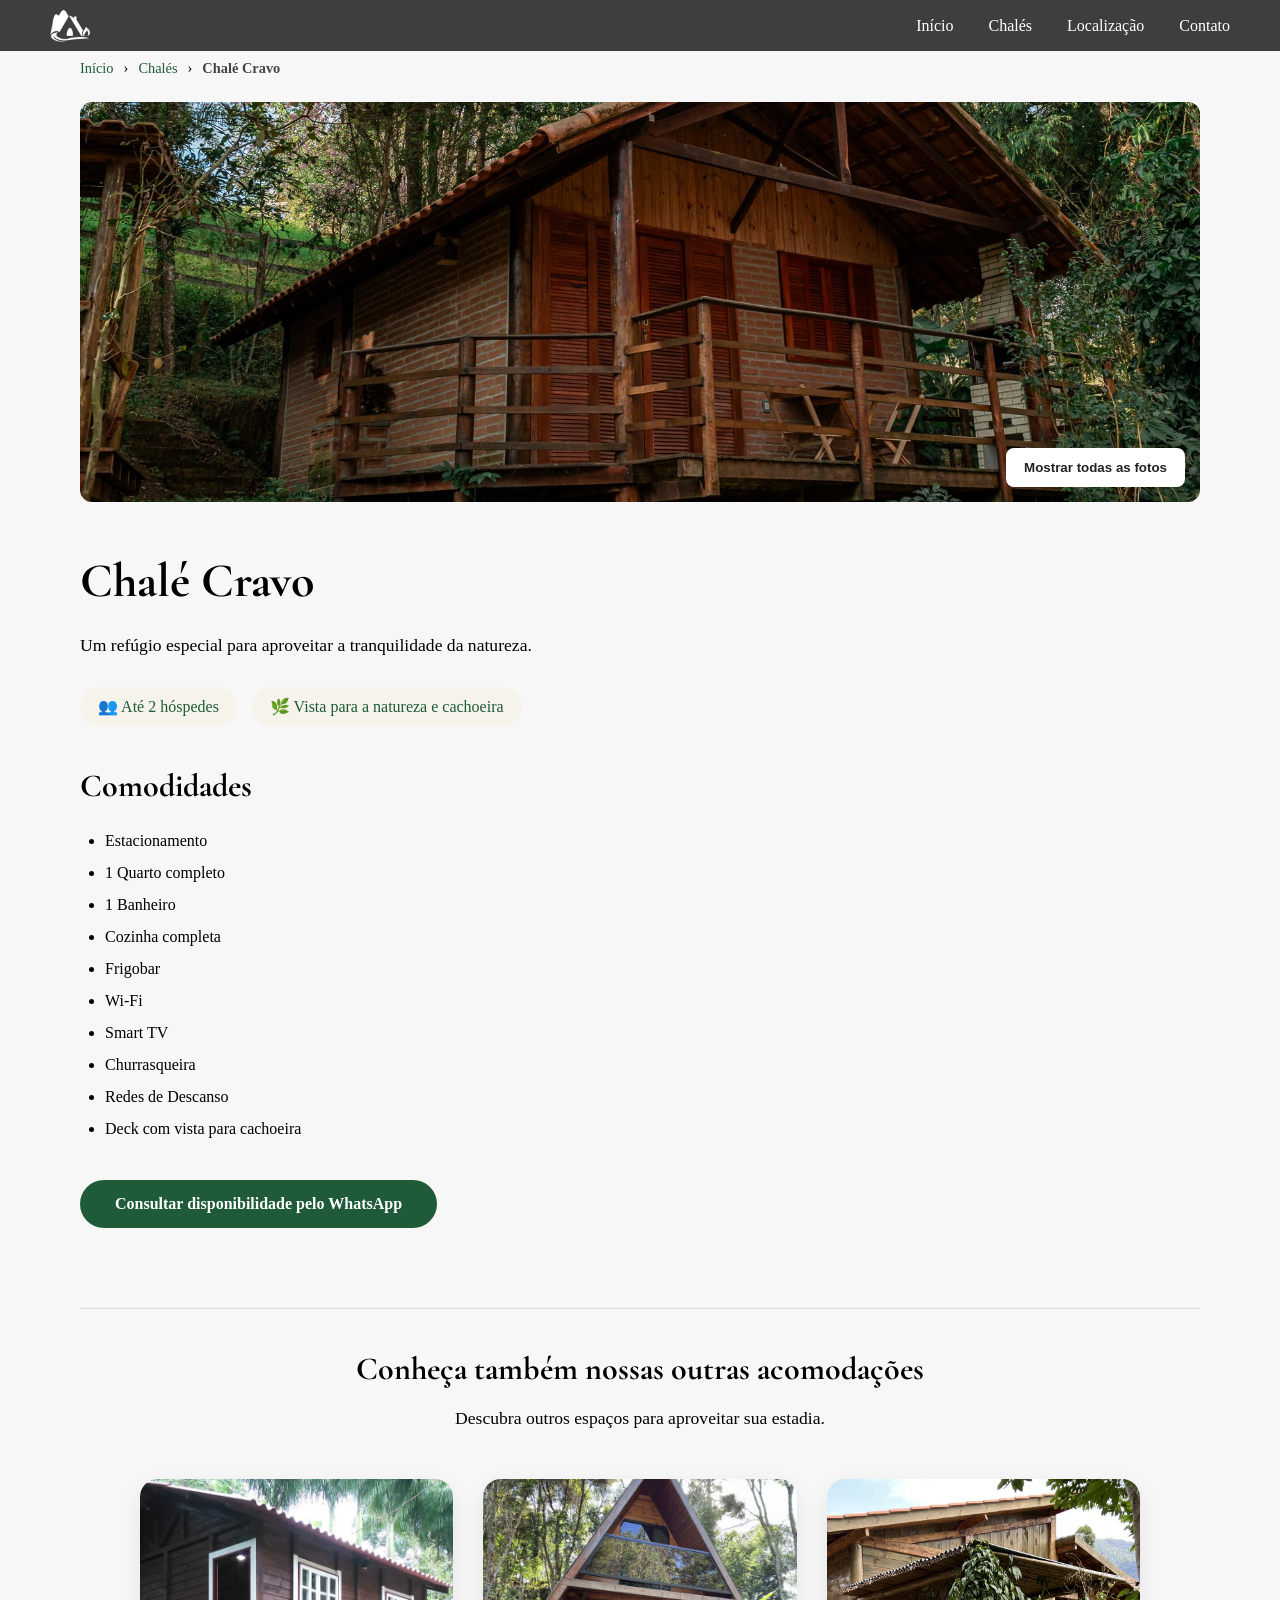
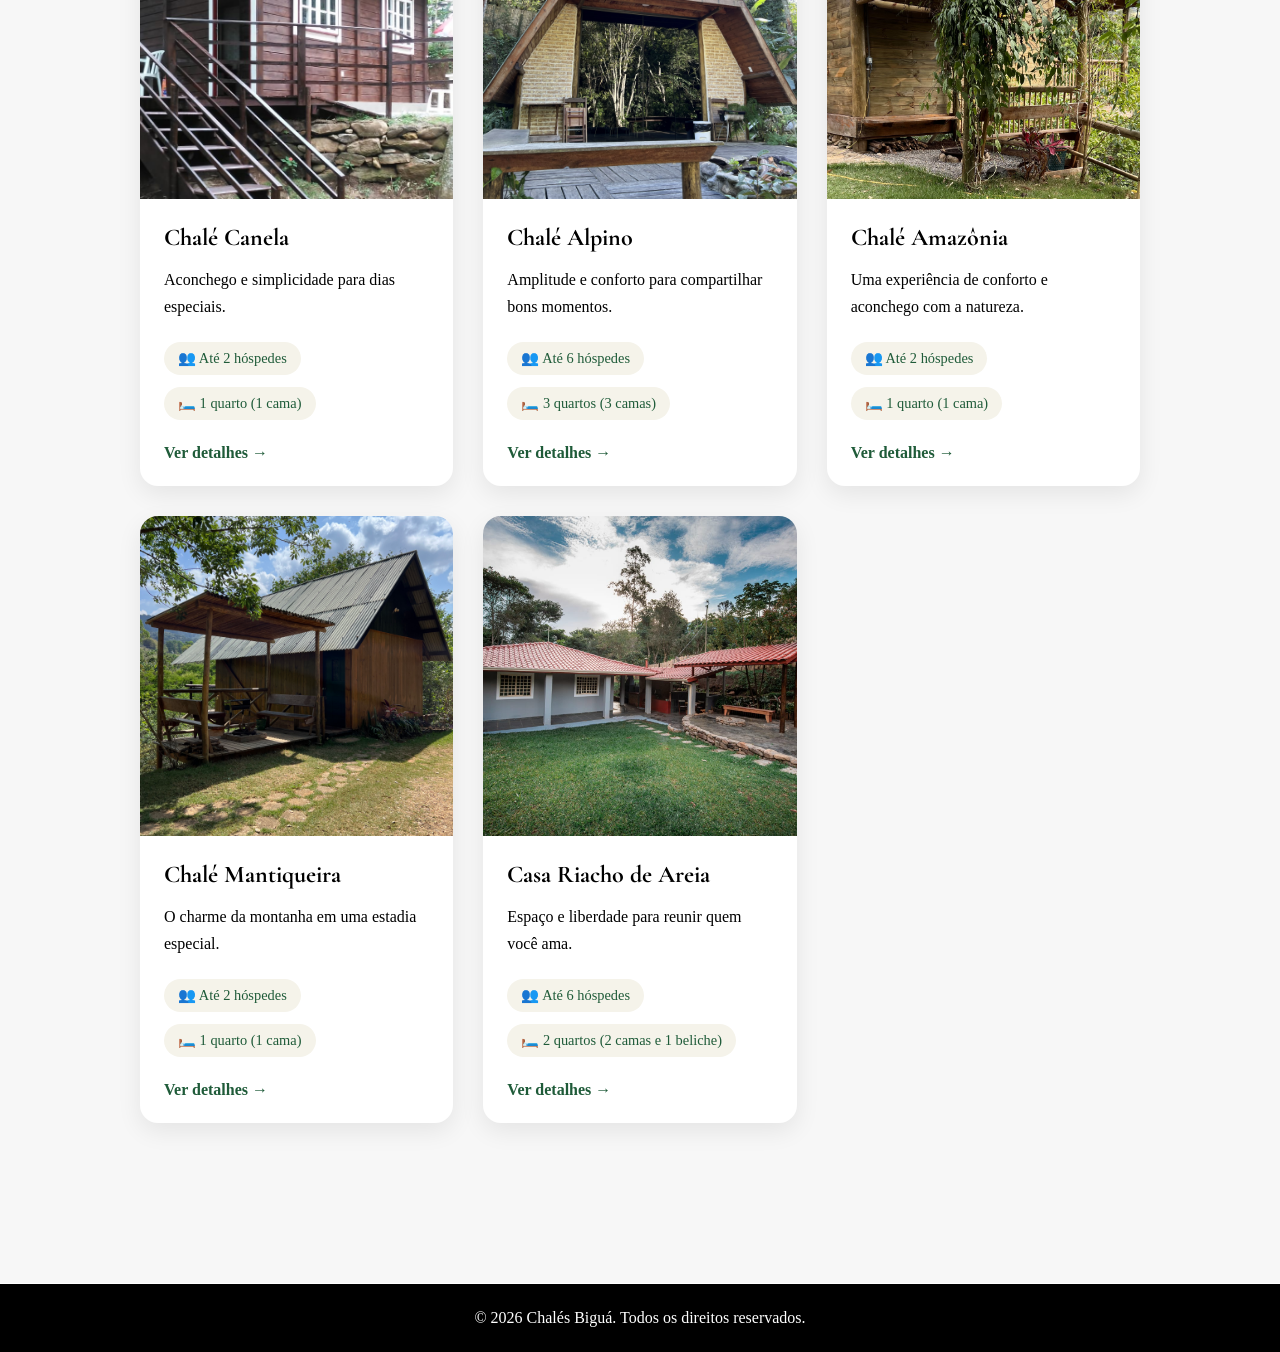
<file: chales/chale-1.html>
<!DOCTYPE html>
<html lang="pt-BR">

    <head>
        <meta charset="UTF-8">
        <meta name="viewport" content="width=device-width, initial-scale=1.0">

        <title>Chalé Cravo | Chalés Biguá</title>

        <meta name="description" content="Conheça o Chalé Cravo dos Chalés Biguá, em Delfim Moreira - MG.">

        <link rel="preconnect" href="https://fonts.googleapis.com">
        <link rel="preconnect" href="https://fonts.gstatic.com" crossorigin>
        <link href="https://fonts.googleapis.com/css2?family=Cormorant+Garamond:wght@500;600;700&family=Inter:wght@300;400;500;600&display=swap" rel="stylesheet">
        <link rel="icon" type="image/png" href="../assets/images/favicon.png">
        <link rel="stylesheet" href="../assets/css/style.css">
        <link rel="stylesheet" href="../assets/css/chale-detalhes.css">
    </head>

    <body>

        <header class="navbar navbar-interna">

            <div class="logo">
                <a href="../index.html">
                    <img src="../assets/images/logo-navbar2.png" alt="Chalés Biguá">
                </a>
            </div>

            <nav>
                <a href="../index.html#hero">Início</a>
                <a href="../index.html#chales">Chalés</a>
                <a href="../index.html#location">Localização</a>
                <a href="../index.html#cta">Contato</a>
            </nav>

        </header>

        <main>

            <section class="chale-detalhe">

                <nav class="breadcrumb" aria-label="Navegação">
                    <a href="../index.html">Início</a>
                    <span>›</span>
                    <a href="../index.html#chales">Chalés</a>
                    <span>›</span>
                    <span class="current">Chalé Cravo</span>
                </nav>

                <div class="container">

                   <div class="chale-galeria">

                        <div class="chale-foto-principal">

                            <img src="../assets/images/chale-cravo-capa.jpg"
                            alt="Foto principal do chalé">

                            <button class="mostrar-fotos" type="button">
                                Mostrar todas as fotos
                            </button>

                        </div>

                    </div>

                    <div class="galeria-expandida" id="galeriaExpandida">

                        <button class="fechar-galeria" type="button">
                            &times;
                        </button>

                        <div class="galeria-fotos">
                            <img src="../assets/images/chale-cravo-capa.jpg" alt="Foto do Chalé Cravo">
                            <img src="../assets/images/chale-cravo-001.jpg" alt="Foto do Chalé Cravo">
                            <img src="../assets/images/chale-cravo-002.jpg" alt="Foto do Chalé Cravo">
                            <img src="../assets/images/chale-cravo-003.jpg" alt="Foto do Chalé Cravo">
                            <img src="../assets/images/chale-cravo-004.jpg" alt="Foto do Chalé Cravo">
                            <img src="../assets/images/chale-cravo-005.jpg" alt="Foto do Chalé Cravo">
                            <img src="../assets/images/chale-cravo-006.jpg" alt="Foto do Chalé Cravo">
                            <img src="../assets/images/chale-cravo-007.jpg" alt="Foto do Chalé Cravo">
                            <img src="../assets/images/chale-cravo-008.jpg" alt="Foto do Chalé Cravo">
                            <img src="../assets/images/chale-cravo-009.jpg" alt="Foto do Chalé Cravo">
                        </div>

                    </div>

                    <div class="chale-informacoes">

                        <h1>Chalé Cravo</h1>

                        <p class="chale-descricao">
                            Um refúgio especial para aproveitar a tranquilidade da natureza.
                        </p>

                        <div class="chale-caracteristicas">
                            <span>👥 Até 2 hóspedes</span>
                            <span>🌿 Vista para a natureza e cachoeira</span>
                        </div>

                        <h2>Comodidades</h2>

                        <ul>
                            <li>Estacionamento</li>
                            <li>1 Quarto completo</li>
                            <li>1 Banheiro</li>
                            <li>Cozinha completa</li>
                            <li>Frigobar</li>
                            <li>Wi-Fi</li>
                            <li>Smart TV</li>
                            <li>Churrasqueira</li>
                            <li>Redes de Descanso</li>
                            <li>Deck com vista para cachoeira</li>
                        </ul>

                        <a
                            href="https://wa.me/5535997069226?text=Olá,%20gostaria%20de%20informações%20sobre%20o%20Chalé%20Cravo."
                            class="button chale-contato"
                            target="_blank"
                            rel="noopener">
                            Consultar disponibilidade pelo WhatsApp
                        </a>

                    </div>

                    <!-- Seção: Conheça outras acomodações -->
                    <section class="section chales outros-chales">

                        <div class="container">

                            <div class="section-title">
                                <h2>Conheça também nossas outras acomodações</h2>
                                <p>Descubra outros espaços para aproveitar sua estadia.</p>
                            </div>

                                <div class="chales-container">

                                    <!-- Chalé Canela -->
                                    <div class="chale-card">
                                        <img src="../assets/images/chale-canela-capa.jpg" alt="Chalé Canela">

                                        <div class="chale-content">
                                            <h3>Chalé Canela</h3>
                                            <p>Aconchego e simplicidade para dias especiais.</p>

                                            <div class="chale-features">
                                                <span>👥 Até 2 hóspedes</span>
                                                <span>🛏️ 1 quarto (1 cama)</span>
                                            </div>

                                            <a href="chale-2.html" class="chale-button">Ver detalhes →</a>
                                        </div>
                                    </div>

                                    <!-- Chalé Alpino -->
                                    <div class="chale-card">
                                        <img src="../assets/images/chale-alpino-capa.jpg" alt="Chalé Alpino">

                                        <div class="chale-content">
                                            <h3>Chalé Alpino</h3>
                                            <p>Amplitude e conforto para compartilhar bons momentos.</p>

                                            <div class="chale-features">
                                                <span>👥 Até 6 hóspedes</span>
                                                <span>🛏️ 3 quartos (3 camas)</span>
                                            </div>

                                            <a href="chale-3.html" class="chale-button">Ver detalhes →</a>
                                        </div>
                                    </div>

                                    <!-- Chalé Amazônia -->
                                    <div class="chale-card">
                                        <img src="../assets/images/chale-amazonia-capa.JPG" alt="Chalé Amazônia">

                                        <div class="chale-content">
                                            <h3>Chalé Amazônia</h3>
                                            <p>Uma experiência de conforto e aconchego com a natureza.</p>

                                            <div class="chale-features">
                                                <span>👥 Até 2 hóspedes</span>
                                                <span>🛏️ 1 quarto (1 cama)</span>
                                            </div>

                                            <a href="chale-4.html" class="chale-button">Ver detalhes →</a>
                                        </div>
                                    </div>

                                    <!-- Chalé Mantiqueira -->
                                    <div class="chale-card">
                                        <img src="../assets/images/chale-mantiqueira-capa.jpg" alt="Chalé Mantiqueira">

                                        <div class="chale-content">
                                            <h3>Chalé Mantiqueira</h3>
                                            <p>O charme da montanha em uma estadia especial.</p>

                                            <div class="chale-features">
                                                <span>👥 Até 2 hóspedes</span>
                                                <span>🛏️ 1 quarto (1 cama)</span>
                                            </div>

                                            <a href="chale-5.html" class="chale-button">Ver detalhes →</a>
                                        </div>
                                    </div>

                                    <!-- Casa Riacho de Areia -->
                                    <div class="chale-card">
                                        <img src="../assets/images/casa-riacho-de-areia-capa.JPG" alt="Casa Riacho de Areia">

                                        <div class="chale-content">
                                            <h3>Casa Riacho de Areia</h3>
                                            <p>Espaço e liberdade para reunir quem você ama.</p>

                                            <div class="chale-features">
                                                <span>👥 Até 6 hóspedes</span>
                                                <span>🛏️ 2 quartos (2 camas e 1 beliche)</span>
                                            </div>

                                            <a href="chale-6.html" class="chale-button">Ver detalhes →</a>
                                        </div>
                                    </div>
                                </div>
                        </div>
                    </section>
                </div>
            </section>
        </main>

        <footer class="footer">

            <div class="footer-bottom">
                © 2026 Chalés Biguá. Todos os direitos reservados.
            </div>

        </footer>

        <script src="../assets/js/script.js"></script>

    </body>
</html>
</file>
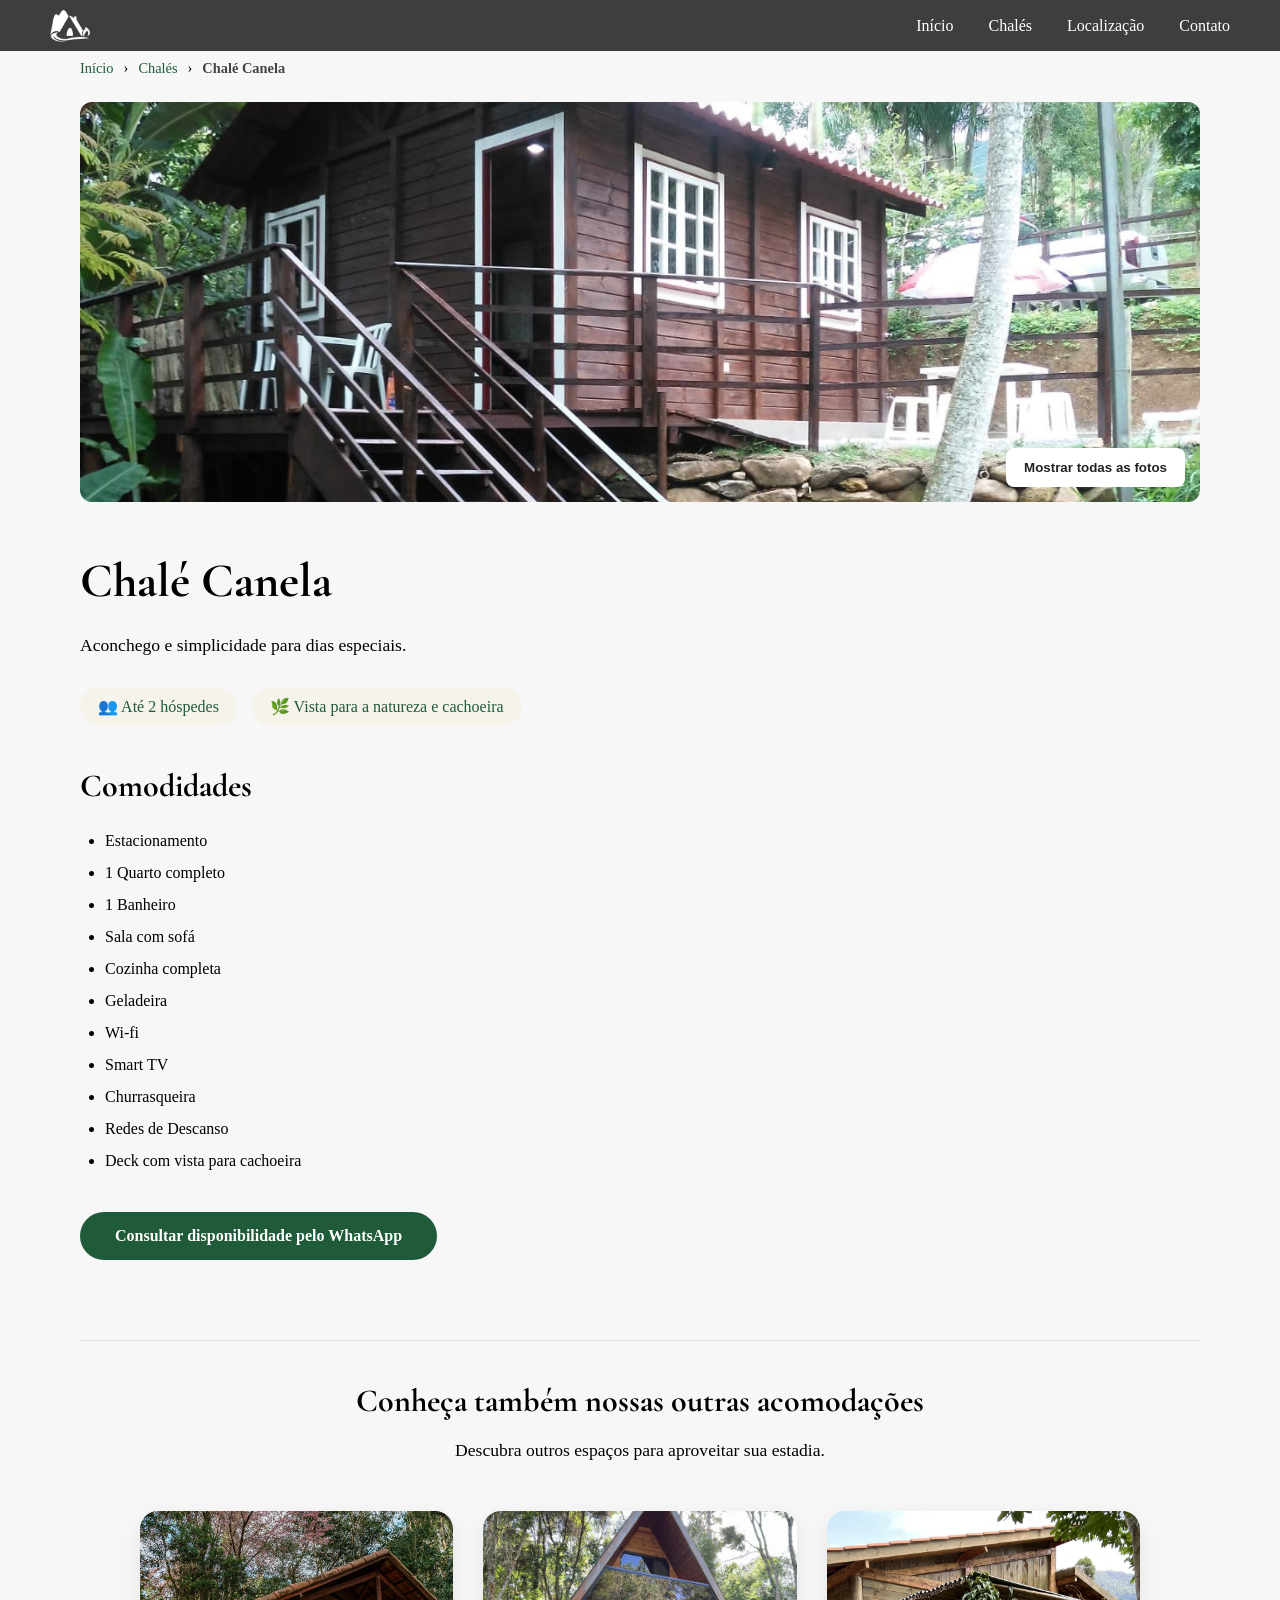
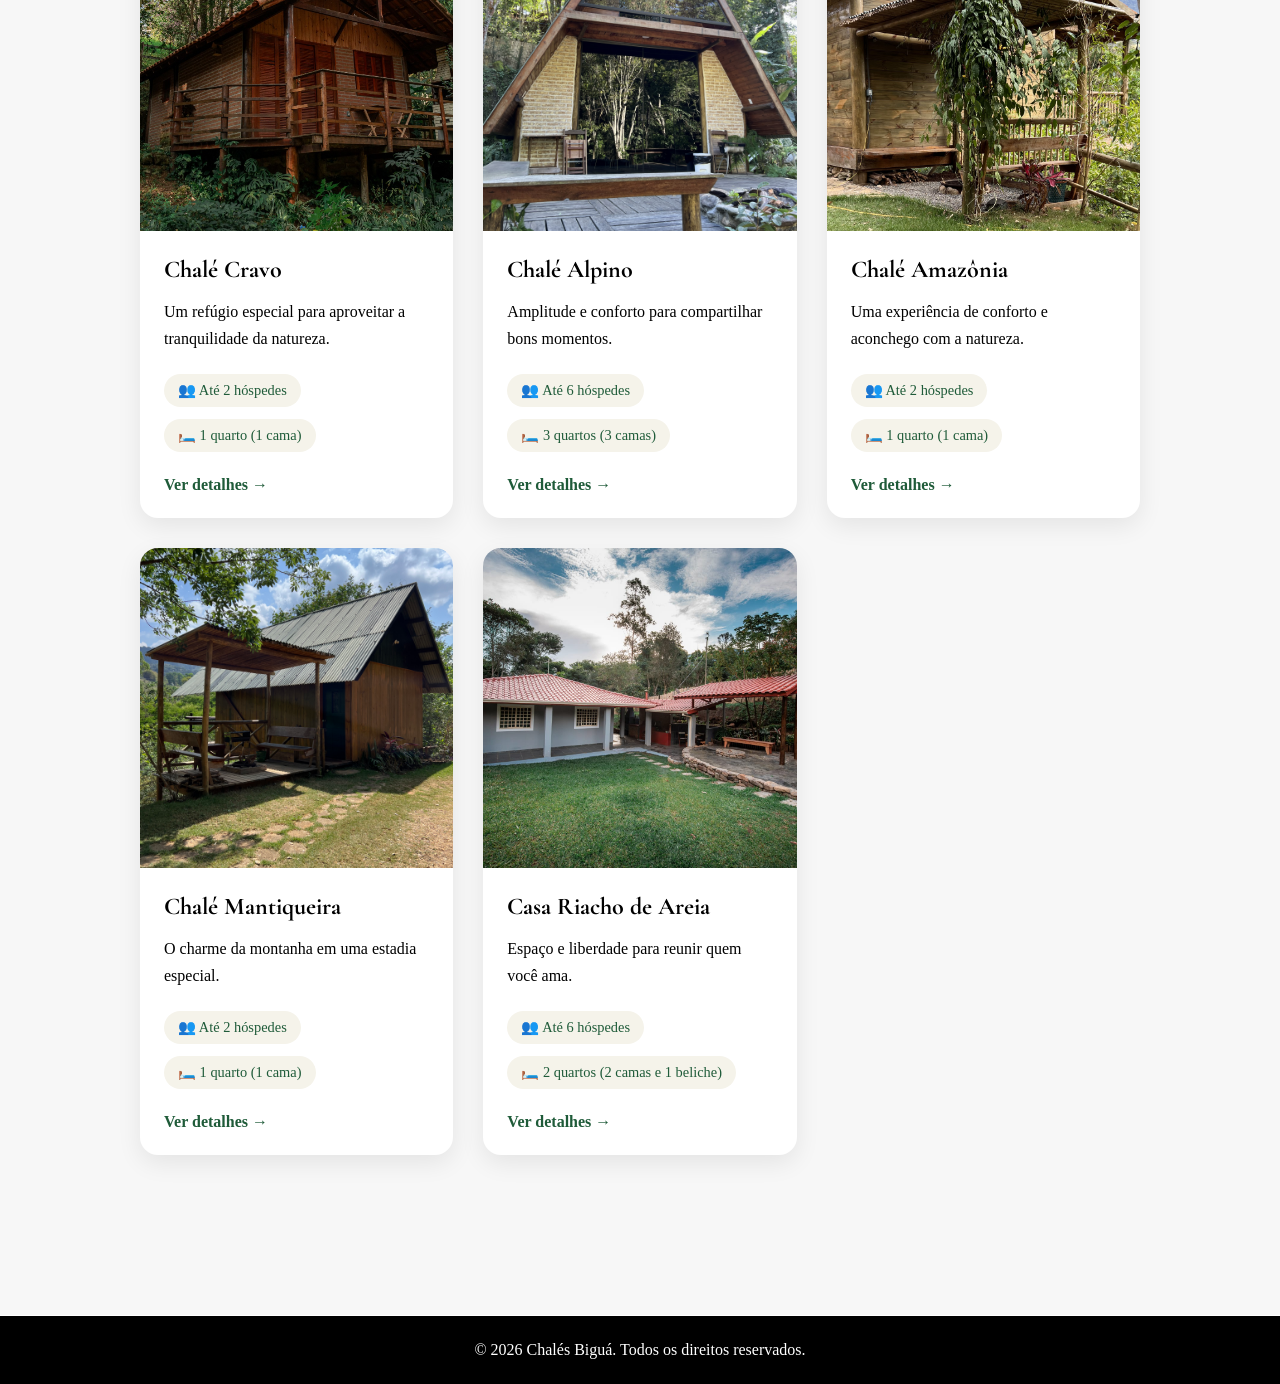
<file: chales/chale-2.html>
<!DOCTYPE html>
<html lang="pt-BR">

<head>
    <meta charset="UTF-8">
    <meta name="viewport" content="width=device-width, initial-scale=1.0">

    <title>Chalé Canela | Chalés Biguá</title>

    <meta name="description" content="Conheça o Chalé Canela dos Chalés Biguá, em Delfim Moreira - MG.">

    <link rel="preconnect" href="https://fonts.googleapis.com">
    <link rel="preconnect" href="https://fonts.gstatic.com" crossorigin>
    <link href="https://fonts.googleapis.com/css2?family=Cormorant+Garamond:wght@500;600;700&family=Inter:wght@300;400;500;600&display=swap" rel="stylesheet">
    <link rel="icon" type="image/png" href="../assets/images/favicon.png">
    <link rel="stylesheet" href="../assets/css/style.css">
    <link rel="stylesheet" href="../assets/css/chale-detalhes.css">
</head>

<body>

    <header class="navbar navbar-interna">

        <div class="logo">
            <a href="../index.html">
                <img src="../assets/images/logo-navbar2.png" alt="Chalés Biguá">
            </a>
        </div>

        <nav>
            <a href="../index.html#hero">Início</a>
            <a href="../index.html#chales">Chalés</a>
            <a href="../index.html#location">Localização</a>
            <a href="../index.html#cta">Contato</a>
        </nav>

    </header>

    <main>

        <section class="chale-detalhe">

            <nav class="breadcrumb" aria-label="Navegação">
                    <a href="../index.html">Início</a>
                    <span>›</span>
                    <a href="../index.html#chales">Chalés</a>
                    <span>›</span>
                    <span class="current">Chalé Canela</span>
                </nav>

            <div class="container">

                <div class="chale-galeria">

                        <div class="chale-foto-principal">

                            <img src="../assets/images/chale-canela-capa.jpg"
                            alt="Foto principal do chalé">

                            <button class="mostrar-fotos" type="button">
                                Mostrar todas as fotos
                            </button>

                        </div>

                    </div>

                    <div class="galeria-expandida" id="galeriaExpandida">

                        <button class="fechar-galeria" type="button">
                            &times;
                        </button>

                        <div class="galeria-fotos">
                            <img src="../assets/images/chale-canela-capa.jpg" alt="Foto do Chalé Canela">
                            <img src="../assets/images/chale-canela-001.jpg" alt="Foto do Chalé Canela">
                            <img src="../assets/images/chale-canela-002.jpg" alt="Foto do Chalé Canela">
                            <img src="../assets/images/chale-canela-003.jpg" alt="Foto do Chalé Canela">
                            <img src="../assets/images/chale-canela-004.jpg" alt="Foto do Chalé Canela">
                        </div>

                    </div>

                <div class="chale-informacoes">

                    <h1>Chalé Canela</h1>

                    <p class="chale-descricao">
                        Aconchego e simplicidade para dias especiais.
                    </p>

                    <div class="chale-caracteristicas">
                        <span>👥 Até 2 hóspedes</span>
                        <span>🌿 Vista para a natureza e cachoeira</span>
                    </div>

                    <h2>Comodidades</h2>

                    <ul>
                        <li>Estacionamento</li>
                        <li>1 Quarto completo</li>
                        <li>1 Banheiro</li>
                        <li>Sala com sofá</li>
                        <li>Cozinha completa</li>
                        <li>Geladeira</li>
                        <li>Wi-fi</li>
                        <li>Smart TV</li>
                        <li>Churrasqueira</li>
                        <li>Redes de Descanso</li>
                        <li>Deck com vista para cachoeira</li>
                    </ul>

                    <a
                        href="https://wa.me/5535999226?text=Olá,%20gostaria%20de%20informações%20sobre%20o%20Chalé%20Canela."
                        class="button chale-contato"
                        target="_blank"
                        rel="noopener">
                        Consultar disponibilidade pelo WhatsApp
                    </a>

                </div>

<!-- Seção: Conheça outras acomodações -->
<section class="section chales outros-chales">

    <div class="container">

        <div class="section-title">
            <h2>Conheça também nossas outras acomodações</h2>
            <p>Descubra outros espaços para aproveitar sua estadia.</p>
        </div>

        <div class="chales-container">

            <!-- Chalé Cravo -->
            <div class="chale-card">
                <img src="../assets/images/chale-cravo-capa.jpg" alt="Chalé Cravo">

                <div class="chale-content">
                    <h3>Chalé Cravo</h3>
                    <p>Um refúgio especial para aproveitar a tranquilidade da natureza.</p>

                    <div class="chale-features">
                        <span>👥 Até 2 hóspedes</span>
                        <span>🛏️ 1 quarto (1 cama)</span>
                    </div>

                    <a href="chale-1.html" class="chale-button">Ver detalhes →</a>
                </div>
            </div>

            <!-- Chalé Alpino -->
            <div class="chale-card">
                <img src="../assets/images/chale-alpino-capa.jpg" alt="Chalé Alpino">

                <div class="chale-content">
                    <h3>Chalé Alpino</h3>
                    <p>Amplitude e conforto para compartilhar bons momentos.</p>

                    <div class="chale-features">
                        <span>👥 Até 6 hóspedes</span>
                        <span>🛏️ 3 quartos (3 camas)</span>
                    </div>

                    <a href="chale-3.html" class="chale-button">Ver detalhes →</a>
                </div>
            </div>

            <!-- Chalé Amazônia -->
            <div class="chale-card">
                <img src="../assets/images/chale-amazonia-capa.JPG" alt="Chalé Amazônia">

                <div class="chale-content">
                    <h3>Chalé Amazônia</h3>
                    <p>Uma experiência de conforto e aconchego com a natureza.</p>

                    <div class="chale-features">
                        <span>👥 Até 2 hóspedes</span>
                        <span>🛏️ 1 quarto (1 cama)</span>
                    </div>

                    <a href="chale-4.html" class="chale-button">Ver detalhes →</a>
                </div>
            </div>

            <!-- Chalé Mantiqueira -->
            <div class="chale-card">
                <img src="../assets/images/chale-mantiqueira-capa.jpg" alt="Chalé Mantiqueira">

                <div class="chale-content">
                    <h3>Chalé Mantiqueira</h3>
                    <p>O charme da montanha em uma estadia especial.</p>

                    <div class="chale-features">
                        <span>👥 Até 2 hóspedes</span>
                        <span>🛏️ 1 quarto (1 cama)</span>
                    </div>

                    <a href="chale-5.html" class="chale-button">Ver detalhes →</a>
                </div>
            </div>

            <!-- Casa Riacho de Areia -->
            <div class="chale-card">
                <img src="../assets/images/casa-riacho-de-areia-capa.JPG" alt="Casa Riacho de Areia">

                <div class="chale-content">
                    <h3>Casa Riacho de Areia</h3>
                    <p>Espaço e liberdade para reunir quem você ama.</p>

                    <div class="chale-features">
                        <span>👥 Até 6 hóspedes</span>
                        <span>🛏️ 2 quartos (2 camas e 1 beliche)</span>
                    </div>

                    <a href="chale-6.html" class="chale-button">Ver detalhes →</a>
                </div>
            </div>

        </div>
    </div>
</section>


            </div>

        </section>

    </main>

    <footer class="footer">

        <div class="footer-bottom">
            © 2026 Chalés Biguá. Todos os direitos reservados.
        </div>

    </footer>

    <script src="../assets/js/script.js"></script>

</body>
</html>
</file>
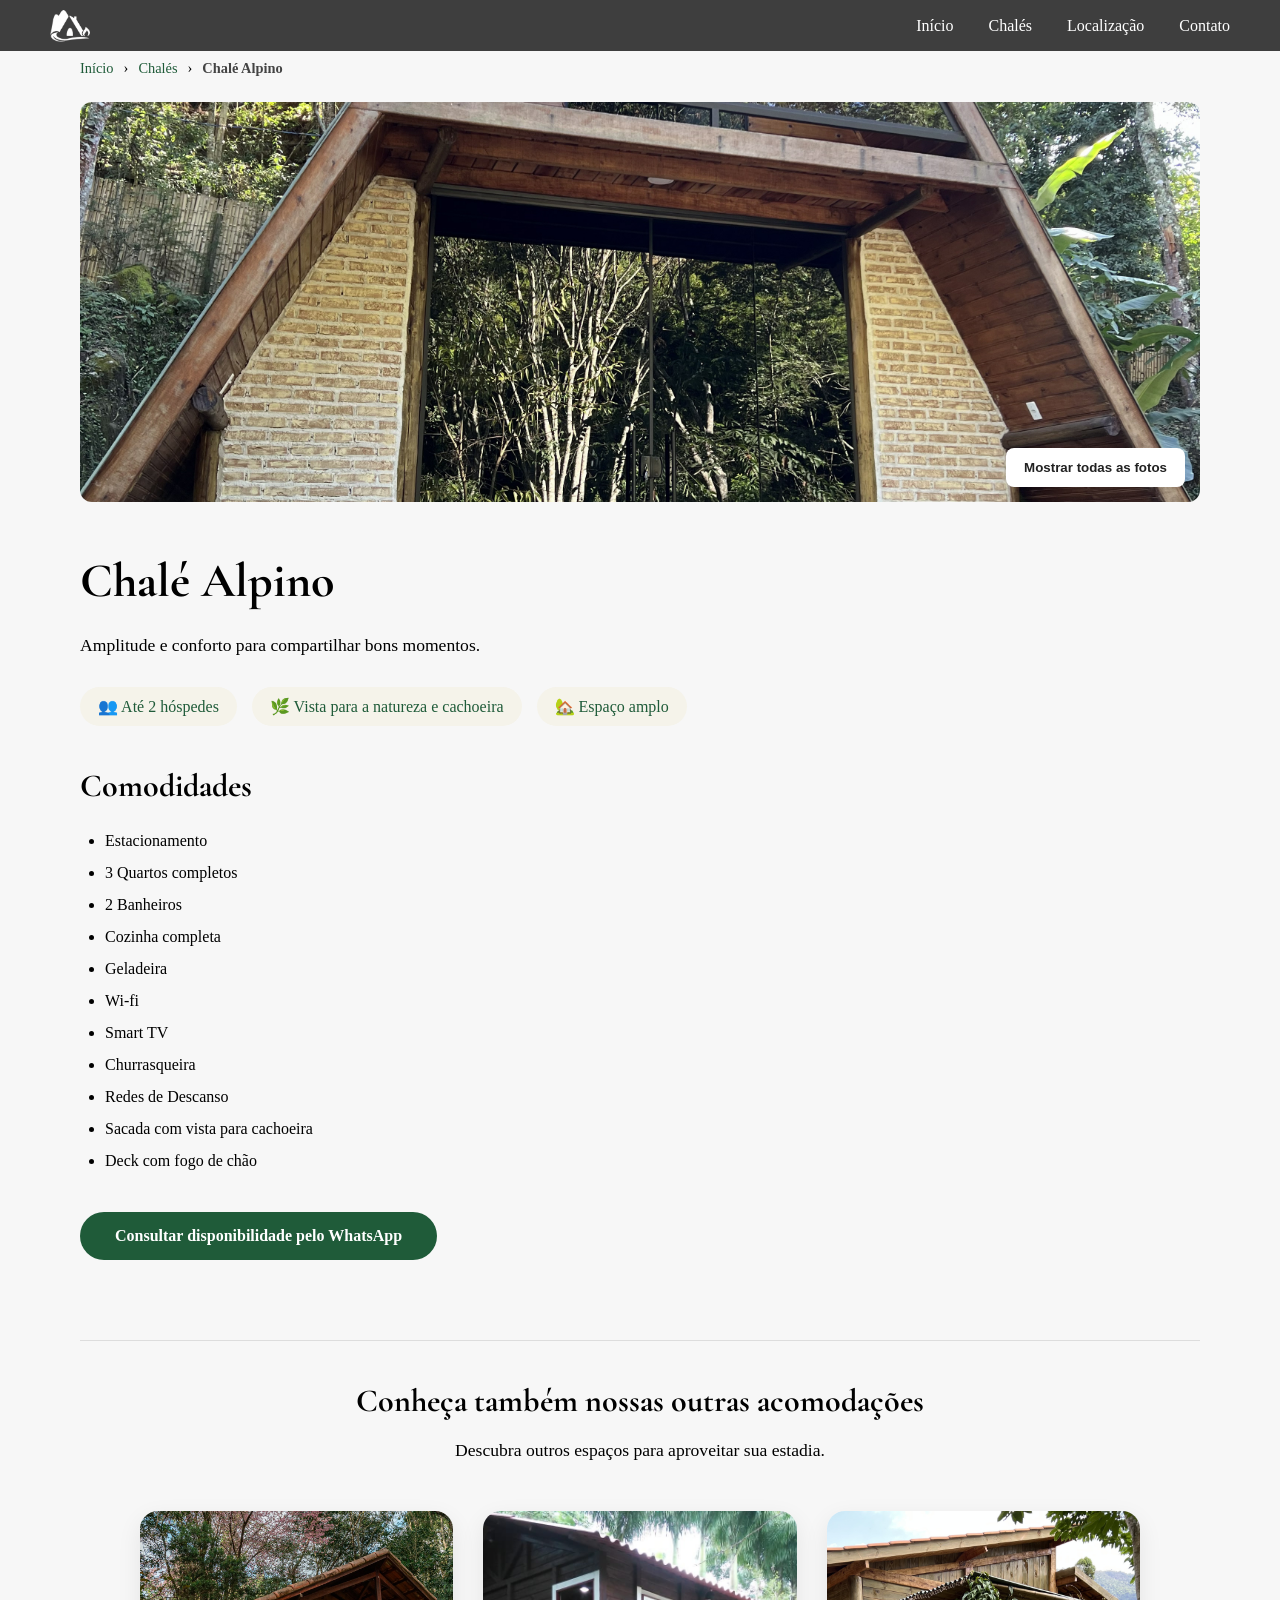
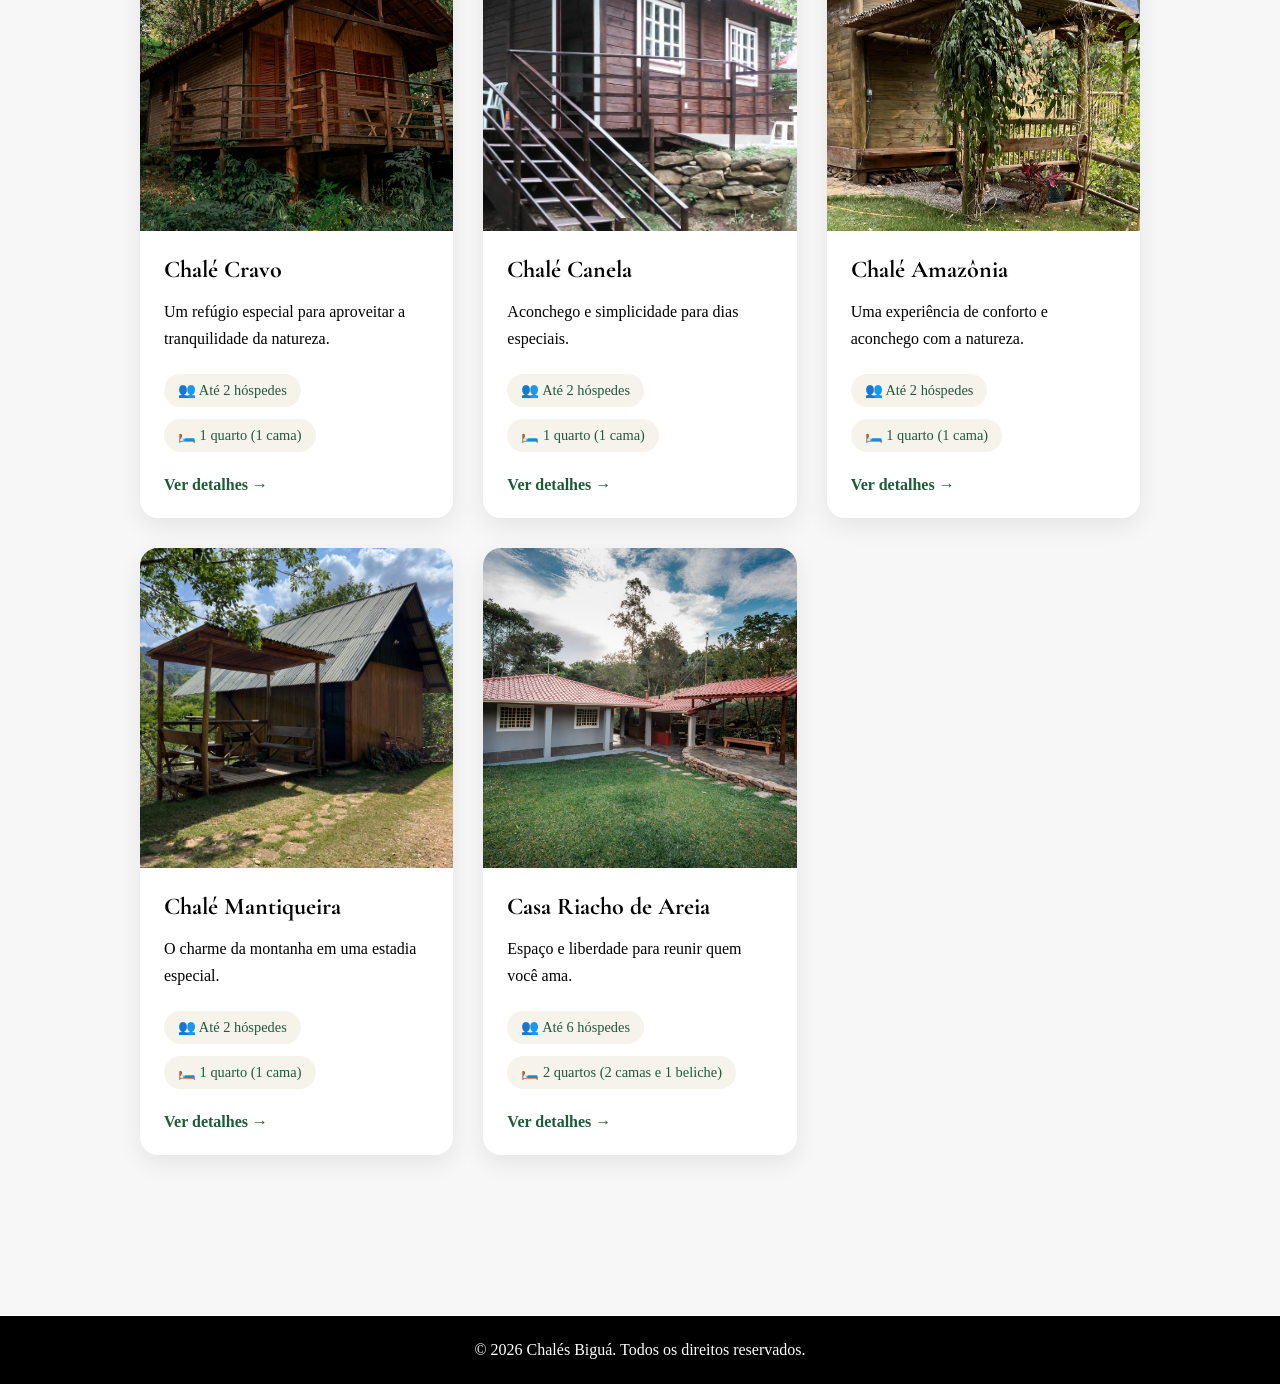
<file: chales/chale-3.html>
<!DOCTYPE html>
<html lang="pt-BR">

<head>
    <meta charset="UTF-8">
    <meta name="viewport" content="width=device-width, initial-scale=1.0">

    <title>Chalé Alpino | Chalés Biguá</title>

    <meta name="description" content="Conheça o Chalé Alpino dos Chalés Biguá, em Delfim Moreira - MG.">

    <link rel="preconnect" href="https://fonts.googleapis.com">
    <link rel="preconnect" href="https://fonts.gstatic.com" crossorigin>
    <link href="https://fonts.googleapis.com/css2?family=Cormorant+Garamond:wght@500;600;700&family=Inter:wght@300;400;500;600&display=swap" rel="stylesheet">
    <link rel="icon" type="image/png" href="../assets/images/favicon.png">
    <link rel="stylesheet" href="../assets/css/style.css">
    <link rel="stylesheet" href="../assets/css/chale-detalhes.css">
</head>

<body>

    <header class="navbar navbar-interna">

        <div class="logo">
            <a href="../index.html">
                <img src="../assets/images/logo-navbar2.png" alt="Chalés Biguá">
            </a>
        </div>

        <nav>
            <a href="../index.html#hero">Início</a>
            <a href="../index.html#chales">Chalés</a>
            <a href="../index.html#location">Localização</a>
            <a href="../index.html#cta">Contato</a>
        </nav>

    </header>

    <main>

        <section class="chale-detalhe">

            <nav class="breadcrumb" aria-label="Navegação">
                    <a href="../index.html">Início</a>
                    <span>›</span>
                    <a href="../index.html#chales">Chalés</a>
                    <span>›</span>
                    <span class="current">Chalé Alpino</span>
                </nav>

            <div class="container">

                <div class="chale-galeria">

                        <div class="chale-foto-principal">

                            <img src="../assets/images/chale-alpino-capa.jpg"
                            alt="Foto principal do chalé">

                            <button class="mostrar-fotos" type="button">
                                Mostrar todas as fotos
                            </button>

                        </div>

                    </div>

                    <div class="galeria-expandida" id="galeriaExpandida">

                        <button class="fechar-galeria" type="button">
                            &times;
                        </button>

                        <div class="galeria-fotos">
                            <img src="../assets/images/chale-alpino-capa.jpg" alt="Foto do Chalé Alpino">
                            <img src="../assets/images/chale-alpino-001.jpg" alt="Foto do Chalé Alpino">
                            <img src="../assets/images/chale-alpino-002.jpg" alt="Foto do Chalé Alpino">
                            <img src="../assets/images/chale-alpino-003.jpg" alt="Foto do Chalé Alpino">
                            <img src="../assets/images/chale-alpino-004.jpg" alt="Foto do Chalé Alpino">
                            <img src="../assets/images/chale-alpino-005.jpg" alt="Foto do Chalé Alpino">
                            <img src="../assets/images/chale-alpino-006.jpg" alt="Foto do Chalé Alpino">
                        </div>

                    </div>

                <div class="chale-informacoes">

                    <h1>Chalé Alpino</h1>

                    <p class="chale-descricao">
                        Amplitude e conforto para compartilhar bons momentos.
                    </p>

                    <div class="chale-caracteristicas">
                        <span>👥 Até 2 hóspedes</span>
                        <span>🌿 Vista para a natureza e cachoeira</span>
                        <span>🏡 Espaço amplo</span>
                    </div>

                    <h2>Comodidades</h2>

                    <ul>
                        <li>Estacionamento</li>
                        <li>3 Quartos completos</li>
                        <li>2 Banheiros</li>
                        <li>Cozinha completa</li>
                        <li>Geladeira</li>
                        <li>Wi-fi</li>
                        <li>Smart TV</li>
                        <li>Churrasqueira</li>
                        <li>Redes de Descanso</li>
                        <li>Sacada com vista para cachoeira</li>
                        <li>Deck com fogo de chão</li>
                    </ul>

                    <a
                        href="https://wa.me/5535997069226?text=Olá,%20gostaria%20de%20informações%20sobre%20o%20Chalé%20Alpino."
                        class="button chale-contato"
                        target="_blank"
                        rel="noopener">
                        Consultar disponibilidade pelo WhatsApp
                    </a>

                </div>

<!-- Seção: Conheça outras acomodações -->
<section class="section chales outros-chales">

    <div class="container">

        <div class="section-title">
            <h2>Conheça também nossas outras acomodações</h2>
            <p>Descubra outros espaços para aproveitar sua estadia.</p>
        </div>

        <div class="chales-container">

            <!-- Chalé Cravo -->
            <div class="chale-card">
                <img src="../assets/images/chale-cravo-capa.jpg" alt="Chalé Cravo">

                <div class="chale-content">
                    <h3>Chalé Cravo</h3>
                    <p>Um refúgio especial para aproveitar a tranquilidade da natureza.</p>

                    <div class="chale-features">
                        <span>👥 Até 2 hóspedes</span>
                        <span>🛏️ 1 quarto (1 cama)</span>
                    </div>

                    <a href="chale-1.html" class="chale-button">Ver detalhes →</a>
                </div>
            </div>

            <!-- Chalé Canela -->
            <div class="chale-card">
                <img src="../assets/images/chale-canela-capa.jpg" alt="Chalé Canela">

                <div class="chale-content">
                    <h3>Chalé Canela</h3>
                    <p>Aconchego e simplicidade para dias especiais.</p>

                    <div class="chale-features">
                        <span>👥 Até 2 hóspedes</span>
                        <span>🛏️ 1 quarto (1 cama)</span>
                    </div>

                    <a href="chale-2.html" class="chale-button">Ver detalhes →</a>
                </div>
            </div>

            <!-- Chalé Amazônia -->
            <div class="chale-card">
                <img src="../assets/images/chale-amazonia-capa.JPG" alt="Chalé Amazônia">

                <div class="chale-content">
                    <h3>Chalé Amazônia</h3>
                    <p>Uma experiência de conforto e aconchego com a natureza.</p>

                    <div class="chale-features">
                        <span>👥 Até 2 hóspedes</span>
                        <span>🛏️ 1 quarto (1 cama)</span>
                    </div>

                    <a href="chale-4.html" class="chale-button">Ver detalhes →</a>
                </div>
            </div>

            <!-- Chalé Mantiqueira -->
            <div class="chale-card">
                <img src="../assets/images/chale-mantiqueira-capa.jpg" alt="Chalé Mantiqueira">

                <div class="chale-content">
                    <h3>Chalé Mantiqueira</h3>
                    <p>O charme da montanha em uma estadia especial.</p>

                    <div class="chale-features">
                        <span>👥 Até 2 hóspedes</span>
                        <span>🛏️ 1 quarto (1 cama)</span>
                    </div>

                    <a href="chale-5.html" class="chale-button">Ver detalhes →</a>
                </div>
            </div>

            <!-- Casa Riacho de Areia -->
            <div class="chale-card">
                <img src="../assets/images/casa-riacho-de-areia-capa.JPG" alt="Casa Riacho de Areia">

                <div class="chale-content">
                    <h3>Casa Riacho de Areia</h3>
                    <p>Espaço e liberdade para reunir quem você ama.</p>

                    <div class="chale-features">
                        <span>👥 Até 6 hóspedes</span>
                        <span>🛏️ 2 quartos (2 camas e 1 beliche)</span>
                    </div>

                    <a href="chale-6.html" class="chale-button">Ver detalhes →</a>
                </div>
            </div>

        </div>
    </div>
</section>


            </div>

        </section>

    </main>

    <footer class="footer">

        <div class="footer-bottom">
            © 2026 Chalés Biguá. Todos os direitos reservados.
        </div>

    </footer>

    <script src="../assets/js/script.js"></script>

</body>
</html>
</file>
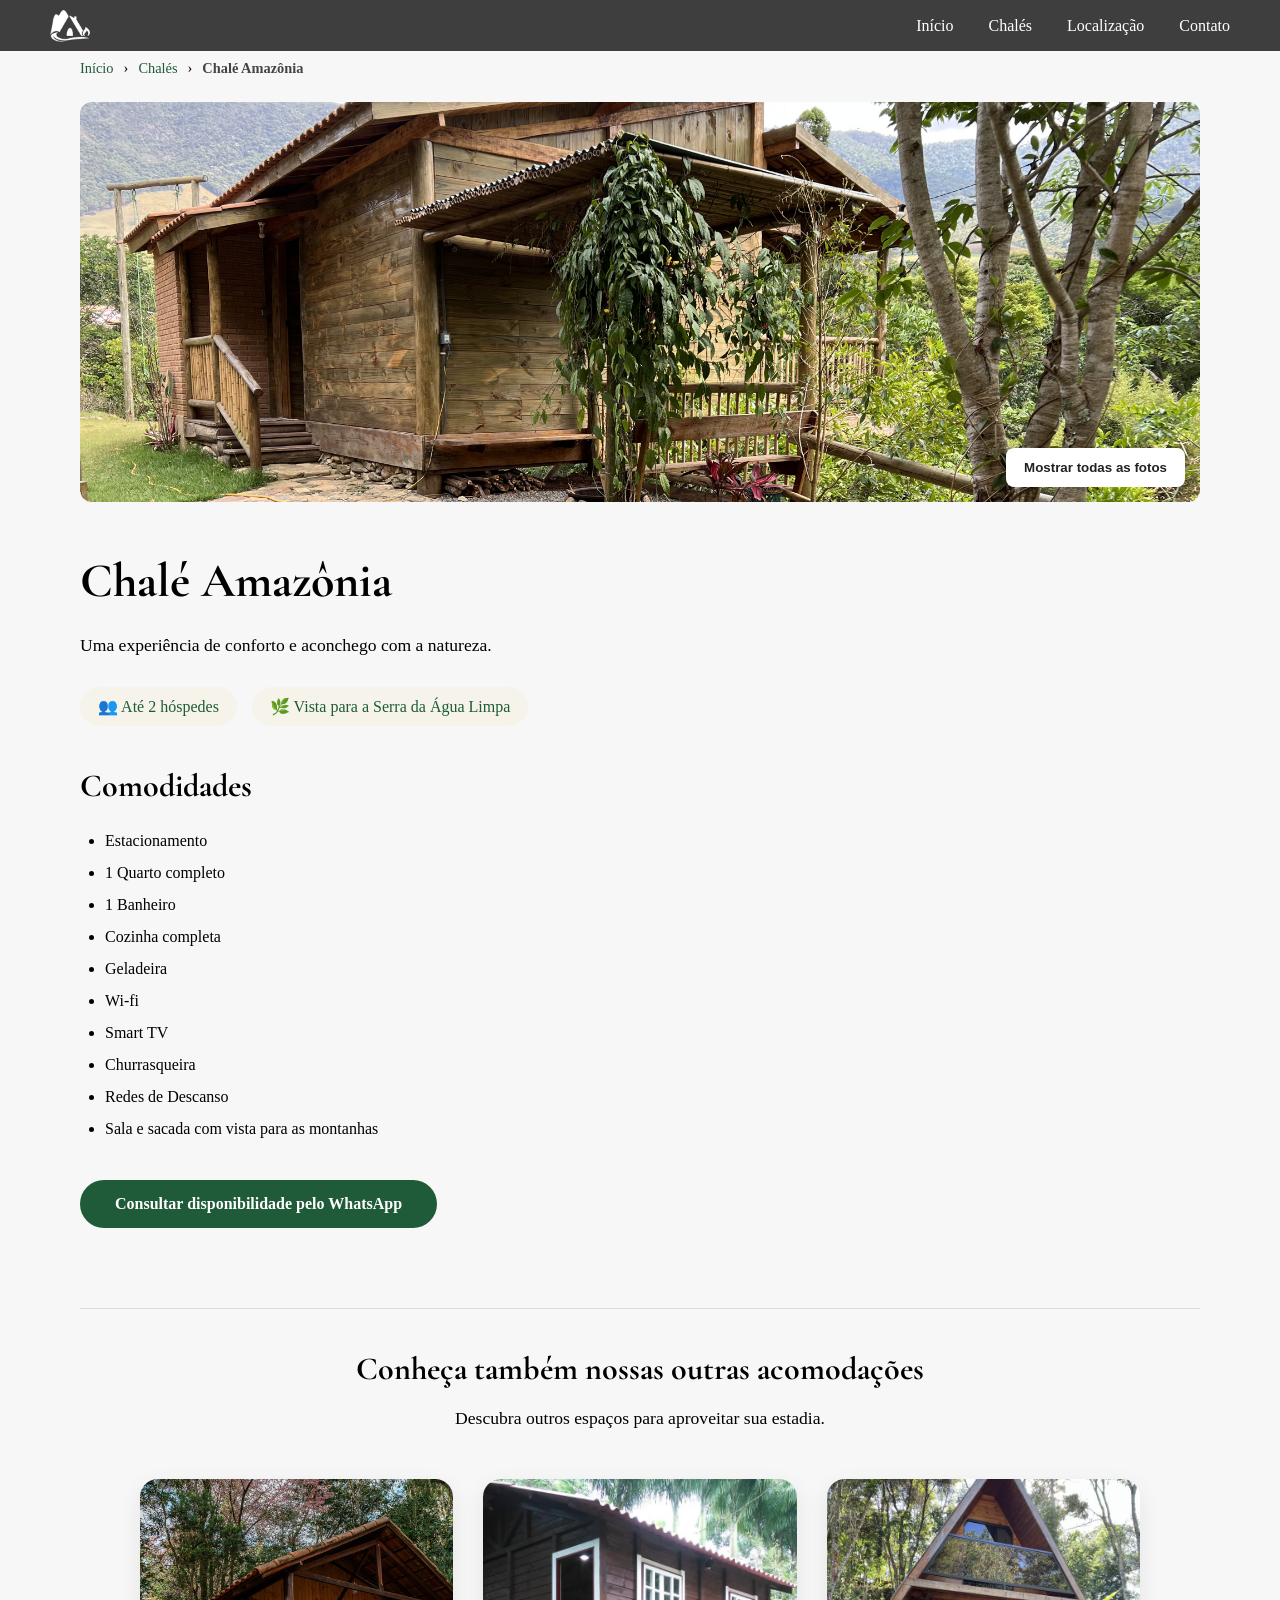
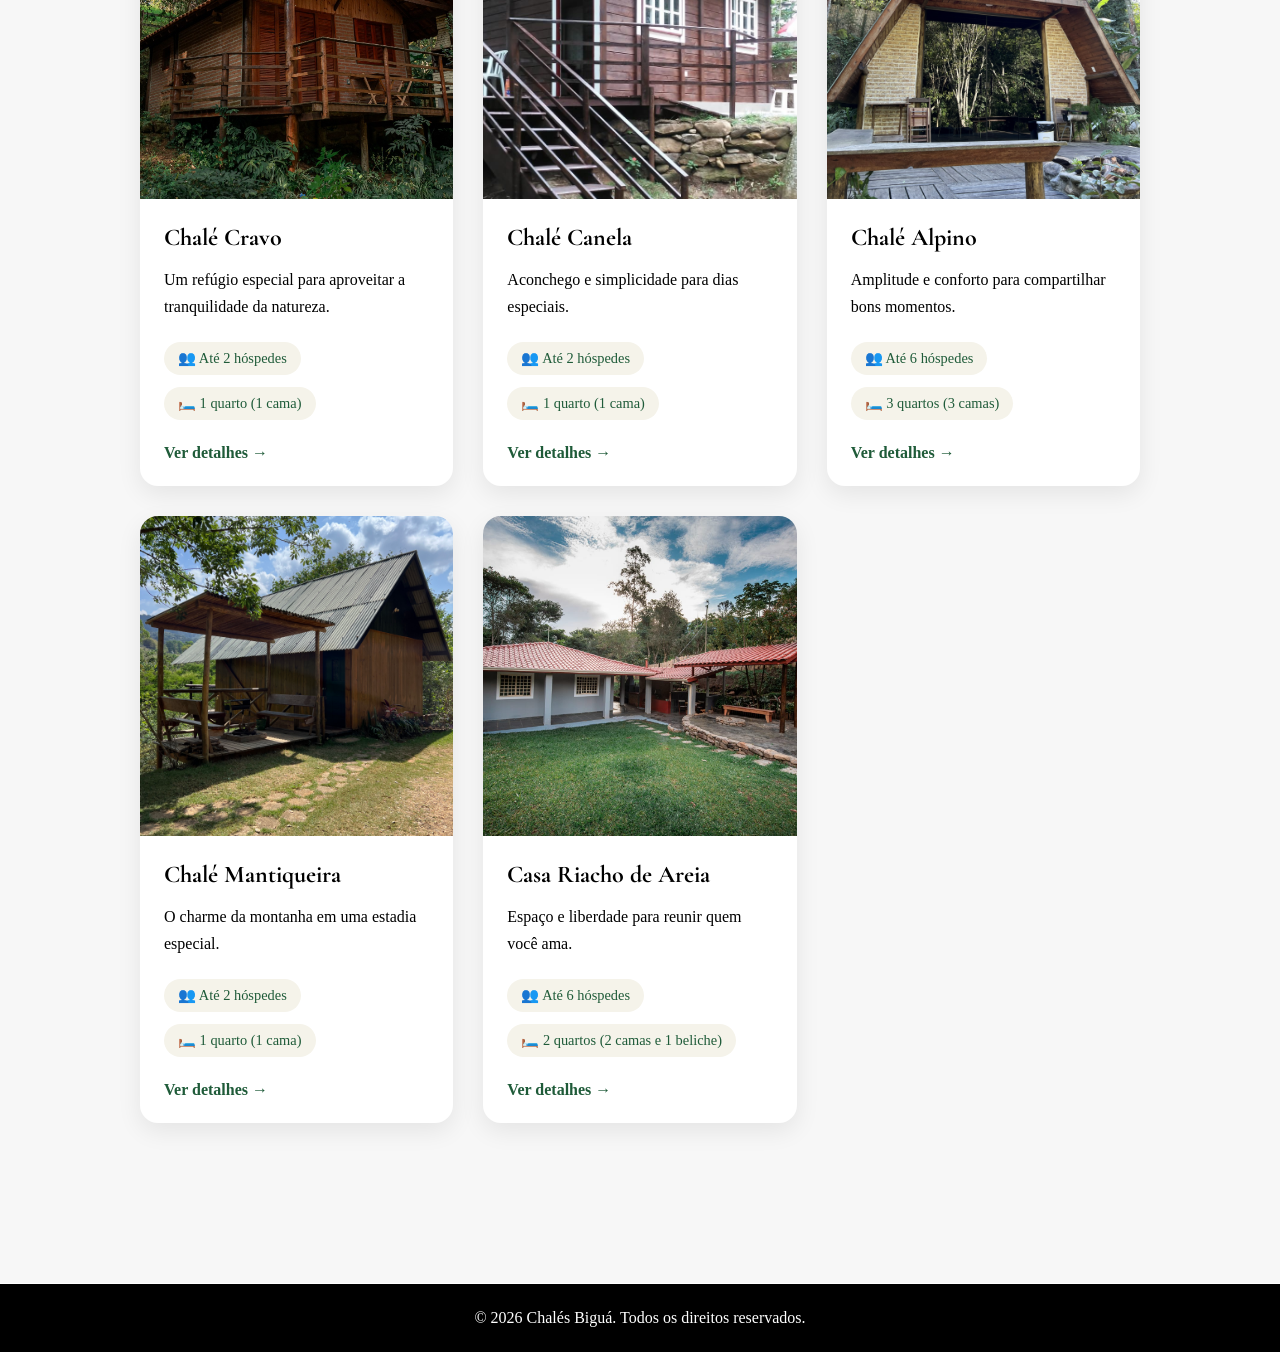
<file: chales/chale-4.html>
<!DOCTYPE html>
<html lang="pt-BR">

<head>
    <meta charset="UTF-8">
    <meta name="viewport" content="width=device-width, initial-scale=1.0">

    <title>Chalé Amazônia | Chalés Biguá</title>

    <meta name="description" content="Conheça o Chalé Amazônia dos Chalés Biguá, em Delfim Moreira - MG.">

    <link rel="preconnect" href="https://fonts.googleapis.com">
    <link rel="preconnect" href="https://fonts.gstatic.com" crossorigin>
    <link href="https://fonts.googleapis.com/css2?family=Cormorant+Garamond:wght@500;600;700&family=Inter:wght@300;400;500;600&display=swap" rel="stylesheet">
    <link rel="icon" type="image/png" href="../assets/images/favicon.png">
    <link rel="stylesheet" href="../assets/css/style.css">
    <link rel="stylesheet" href="../assets/css/chale-detalhes.css">
</head>

<body>

    <header class="navbar navbar-interna">

        <div class="logo">
            <a href="../index.html">
                <img src="../assets/images/logo-navbar2.png" alt="Chalés Biguá">
            </a>
        </div>

        <nav>
            <a href="../index.html#hero">Início</a>
            <a href="../index.html#chales">Chalés</a>
            <a href="../index.html#location">Localização</a>
            <a href="../index.html#cta">Contato</a>
        </nav>

    </header>

    <main>

        <section class="chale-detalhe">

            <nav class="breadcrumb" aria-label="Navegação">
                    <a href="../index.html">Início</a>
                    <span>›</span>
                    <a href="../index.html#chales">Chalés</a>
                    <span>›</span>
                    <span class="current">Chalé Amazônia</span>
                </nav>

            <div class="container">

                <div class="chale-galeria">

                        <div class="chale-foto-principal">

                            <img src="../assets/images/chale-amazonia-000.jpg"
                            alt="Foto principal do chalé">

                            <button class="mostrar-fotos" type="button">
                                Mostrar todas as fotos
                            </button>

                        </div>

                    </div>

                    <div class="galeria-expandida" id="galeriaExpandida">

                        <button class="fechar-galeria" type="button">
                            &times;
                        </button>

                        <div class="galeria-fotos">
                            <img src="../assets/images/chale-amazonia-000.jpg" alt="Foto do Chalé Amazônia">
                            <img src="../assets/images/chale-amazonia-001.JPG" alt="Foto do Chalé Amazônia">
                            <img src="../assets/images/chale-amazonia-002.jpg" alt="Foto do Chalé Amazônia">
                            <img src="../assets/images/chale-amazonia-003.jpg" alt="Foto do Chalé Amazônia">
                            <img src="../assets/images/chale-amazonia-004.jpg" alt="Foto do Chalé Amazônia">
                            <img src="../assets/images/chale-amazonia-005.jpg" alt="Foto do Chalé Amazônia">
                            <img src="../assets/images/chale-amazonia-006.jpg" alt="Foto do Chalé Amazônia">
                            <img src="../assets/images/chale-amazonia-007.jpg" alt="Foto do Chalé Amazônia">
                            <img src="../assets/images/chale-amazonia-008.jpg" alt="Foto do Chalé Amazônia">
                            <img src="../assets/images/chale-amazonia-009.jpg" alt="Foto do Chalé Amazônia">
                            <img src="../assets/images/chale-amazonia-010.jpg" alt="Foto do Chalé Amazônia">
                            <img src="../assets/images/chale-amazonia-011.jpg" alt="Foto do Chalé Amazônia">
                            <img src="../assets/images/chale-amazonia-012.jpg" alt="Foto do Chalé Amazônia">
                            <img src="../assets/images/chale-amazonia-013.jpg" alt="Foto do Chalé Amazônia">
                            <img src="../assets/images/chale-amazonia-014.jpg" alt="Foto do Chalé Amazônia">
                        </div>

                    </div>

                <div class="chale-informacoes">

                    <h1>Chalé Amazônia</h1>

                    <p class="chale-descricao">
                       Uma experiência de conforto e aconchego com a natureza.
                    </p>

                    <div class="chale-caracteristicas">
                        <span>👥 Até 2 hóspedes</span>
                        <span>🌿 Vista para a Serra da Água Limpa</span>
                    </div>

                    <h2>Comodidades</h2>

                    <ul>
                        <li>Estacionamento</li>
                        <li>1 Quarto completo</li>
                        <li>1 Banheiro</li>
                        <li>Cozinha completa</li>
                        <li>Geladeira</li>
                        <li>Wi-fi</li>
                        <li>Smart TV</li>
                        <li>Churrasqueira</li>
                        <li>Redes de Descanso</li>
                        <li>Sala e sacada com vista para as montanhas</li>
                    </ul>

                    <a
                        href="https://wa.me/5535997069226?text=Olá,%20gostaria%20de%20informações%20sobre%20o%20Chalé%20Amazônia."
                        class="button chale-contato"
                        target="_blank"
                        rel="noopener">
                        Consultar disponibilidade pelo WhatsApp
                    </a>

                </div>

<!-- Seção: Conheça outras acomodações -->
<section class="section chales outros-chales">

    <div class="container">

        <div class="section-title">
            <h2>Conheça também nossas outras acomodações</h2>
            <p>Descubra outros espaços para aproveitar sua estadia.</p>
        </div>

        <div class="chales-container">

            <!-- Chalé Cravo -->
            <div class="chale-card">
                <img src="../assets/images/chale-cravo-capa.jpg" alt="Chalé Cravo">

                <div class="chale-content">
                    <h3>Chalé Cravo</h3>
                    <p>Um refúgio especial para aproveitar a tranquilidade da natureza.</p>

                    <div class="chale-features">
                        <span>👥 Até 2 hóspedes</span>
                        <span>🛏️ 1 quarto (1 cama)</span>
                    </div>

                    <a href="chale-1.html" class="chale-button">Ver detalhes →</a>
                </div>
            </div>

            <!-- Chalé Canela -->
            <div class="chale-card">
                <img src="../assets/images/chale-canela-capa.jpg" alt="Chalé Canela">

                <div class="chale-content">
                    <h3>Chalé Canela</h3>
                    <p>Aconchego e simplicidade para dias especiais.</p>

                    <div class="chale-features">
                        <span>👥 Até 2 hóspedes</span>
                        <span>🛏️ 1 quarto (1 cama)</span>
                    </div>

                    <a href="chale-2.html" class="chale-button">Ver detalhes →</a>
                </div>
            </div>

            <!-- Chalé Alpino -->
            <div class="chale-card">
                <img src="../assets/images/chale-alpino-capa.jpg" alt="Chalé Alpino">

                <div class="chale-content">
                    <h3>Chalé Alpino</h3>
                    <p>Amplitude e conforto para compartilhar bons momentos.</p>

                    <div class="chale-features">
                        <span>👥 Até 6 hóspedes</span>
                        <span>🛏️ 3 quartos (3 camas)</span>
                    </div>

                    <a href="chale-3.html" class="chale-button">Ver detalhes →</a>
                </div>
            </div>

            <!-- Chalé Mantiqueira -->
            <div class="chale-card">
                <img src="../assets/images/chale-mantiqueira-capa.jpg" alt="Chalé Mantiqueira">

                <div class="chale-content">
                    <h3>Chalé Mantiqueira</h3>
                    <p>O charme da montanha em uma estadia especial.</p>

                    <div class="chale-features">
                        <span>👥 Até 2 hóspedes</span>
                        <span>🛏️ 1 quarto (1 cama)</span>
                    </div>

                    <a href="chale-5.html" class="chale-button">Ver detalhes →</a>
                </div>
            </div>

            <!-- Casa Riacho de Areia -->
            <div class="chale-card">
                <img src="../assets/images/casa-riacho-de-areia-capa.JPG" alt="Casa Riacho de Areia">

                <div class="chale-content">
                    <h3>Casa Riacho de Areia</h3>
                    <p>Espaço e liberdade para reunir quem você ama.</p>

                    <div class="chale-features">
                        <span>👥 Até 6 hóspedes</span>
                        <span>🛏️ 2 quartos (2 camas e 1 beliche)</span>
                    </div>

                    <a href="chale-6.html" class="chale-button">Ver detalhes →</a>
                </div>
            </div>

        </div>
    </div>
</section>


            </div>

        </section>

    </main>

    <footer class="footer">

        <div class="footer-bottom">
            © 2026 Chalés Biguá. Todos os direitos reservados.
        </div>

    </footer>

    <script src="../assets/js/script.js"></script>

</body>
</html>
</file>
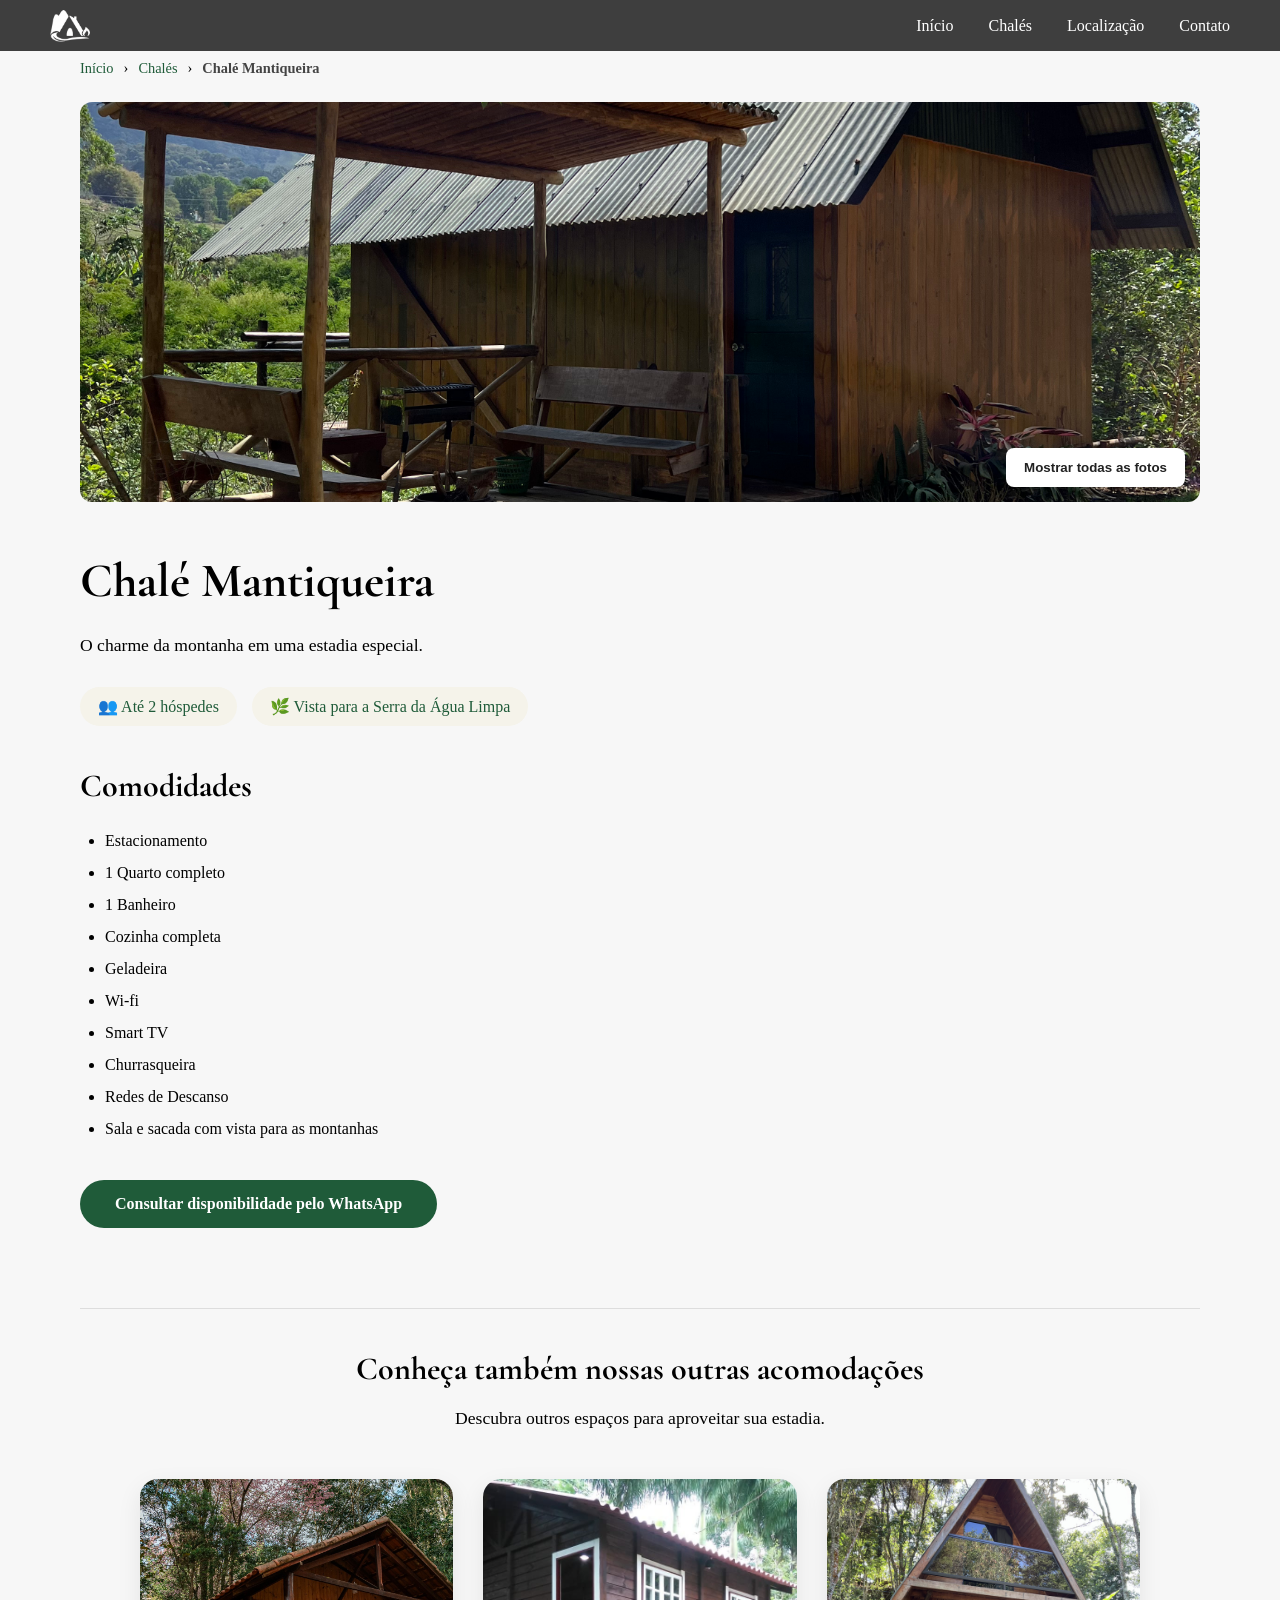
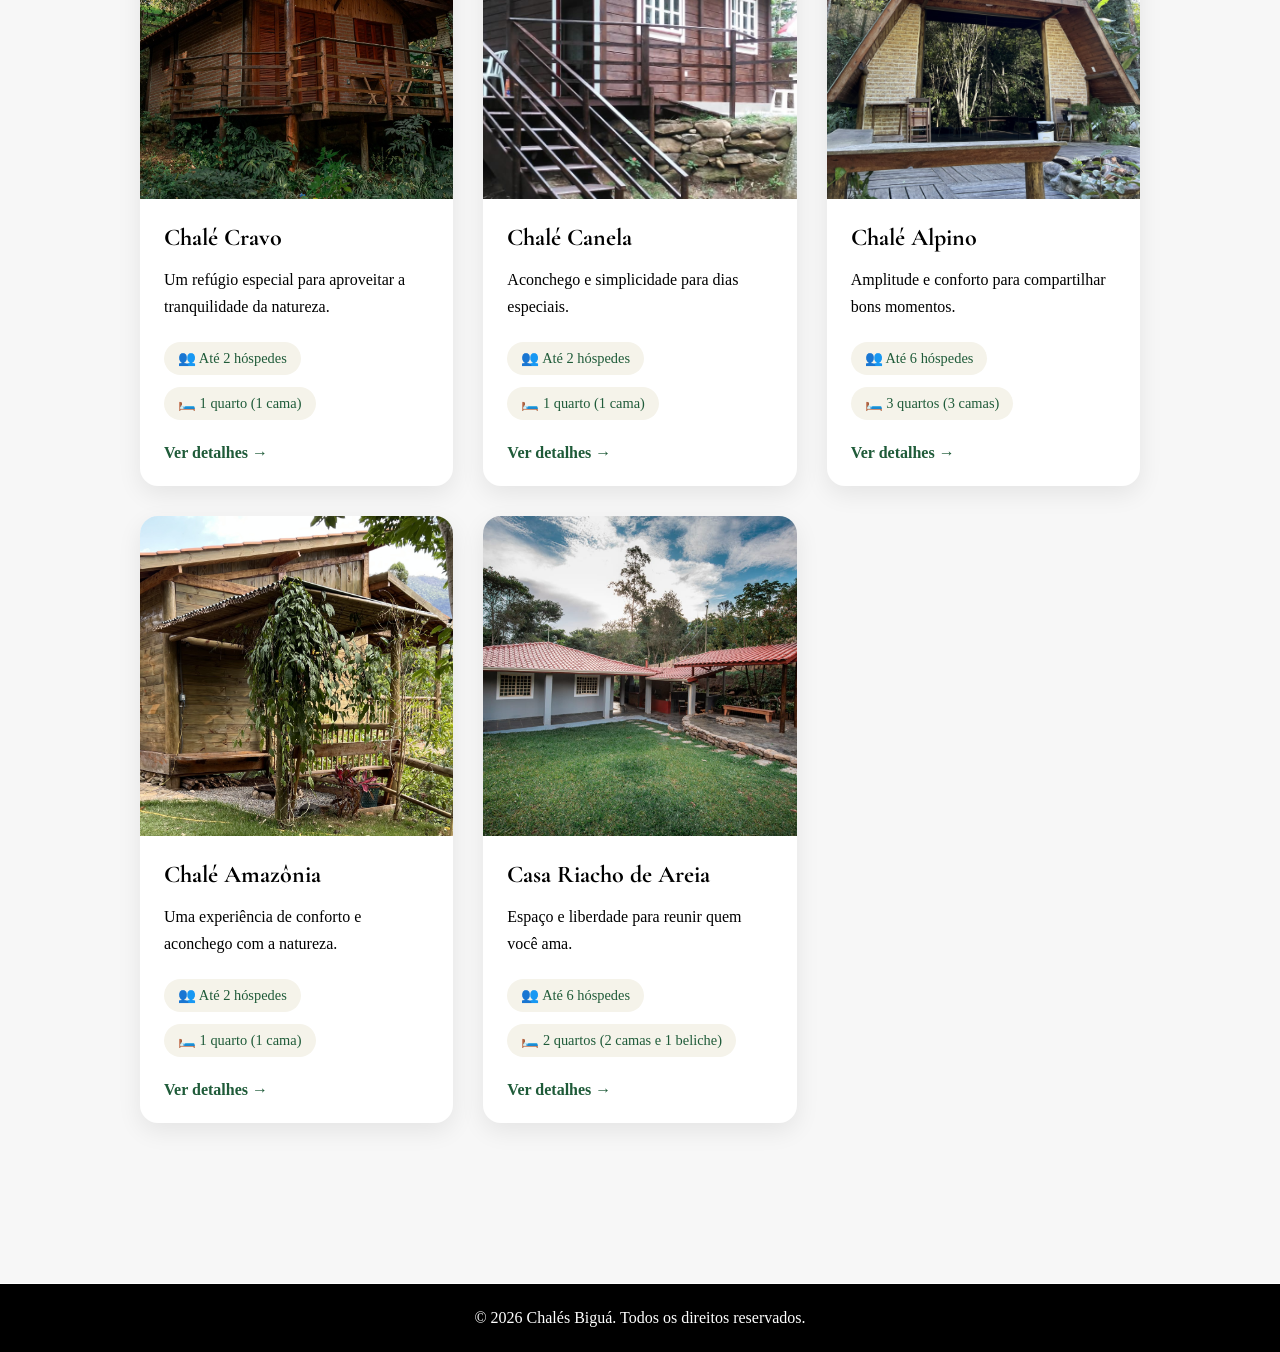
<file: chales/chale-5.html>
<!DOCTYPE html>
<html lang="pt-BR">

<head>
    <meta charset="UTF-8">
    <meta name="viewport" content="width=device-width, initial-scale=1.0">

    <title>Chalé Mantiqueira | Chalés Biguá</title>

    <meta name="description" content="Conheça o Chalé Mantiqueira dos Chalés Biguá, em Delfim Moreira - MG.">

    <link rel="preconnect" href="https://fonts.googleapis.com">
    <link rel="preconnect" href="https://fonts.gstatic.com" crossorigin>
    <link href="https://fonts.googleapis.com/css2?family=Cormorant+Garamond:wght@500;600;700&family=Inter:wght@300;400;500;600&display=swap" rel="stylesheet">
    <link rel="icon" type="image/png" href="../assets/images/favicon.png">
    <link rel="stylesheet" href="../assets/css/style.css">
    <link rel="stylesheet" href="../assets/css/chale-detalhes.css">
</head>

<body>

    <header class="navbar navbar-interna">

        <div class="logo">
            <a href="../index.html">
                <img src="../assets/images/logo-navbar2.png" alt="Chalés Biguá">
            </a>
        </div>

        <nav>
            <a href="../index.html#hero">Início</a>
            <a href="../index.html#chales">Chalés</a>
            <a href="../index.html#location">Localização</a>
            <a href="../index.html#cta">Contato</a>
        </nav>

    </header>

    <main>

        <section class="chale-detalhe">

            <nav class="breadcrumb" aria-label="Navegação">
                    <a href="../index.html">Início</a>
                    <span>›</span>
                    <a href="../index.html#chales">Chalés</a>
                    <span>›</span>
                    <span class="current">Chalé Mantiqueira</span>
                </nav>

            <div class="container">

                <div class="chale-galeria">

                        <div class="chale-foto-principal">

                            <img src="../assets/images/chale-mantiqueira-capa.jpg"
                            alt="Foto principal do chalé">

                            <button class="mostrar-fotos" type="button">
                                Mostrar todas as fotos
                            </button>

                        </div>

                    </div>

                    <div class="galeria-expandida" id="galeriaExpandida">

                        <button class="fechar-galeria" type="button">
                            &times;
                        </button>

                        <div class="galeria-fotos">
                            <img src="../assets/images/chale-mantiqueira-capa.jpg" alt="Foto do Chalé Mantiqueira">
                            <img src="../assets/images/chale-mantiqueira-001.jpg" alt="Foto do Chalé Mantiqueira">
                            <img src="../assets/images/chale-mantiqueira-002.jpg" alt="Foto do Chalé Mantiqueira">
                            <img src="../assets/images/chale-mantiqueira-003.jpg" alt="Foto do Chalé Mantiqueira">
                            <img src="../assets/images/chale-mantiqueira-004.jpg" alt="Foto do Chalé Mantiqueira">
                            <img src="../assets/images/chale-mantiqueira-005.jpg" alt="Foto do Chalé Mantiqueira">
                            <img src="../assets/images/chale-mantiqueira-006.jpg" alt="Foto do Chalé Mantiqueira">
                            <img src="../assets/images/chale-mantiqueira-007.jpg" alt="Foto do Chalé Mantiqueira">
                            <img src="../assets/images/chale-mantiqueira-008.jpg" alt="Foto do Chalé Mantiqueira">
                            <img src="../assets/images/chale-mantiqueira-009.jpg" alt="Foto do Chalé Mantiqueira">
                        </div>

                    </div>

                <div class="chale-informacoes">

                    <h1>Chalé Mantiqueira</h1>

                    <p class="chale-descricao">
                        O charme da montanha em uma estadia especial.
                    </p>

                    <div class="chale-caracteristicas">
                        <span>👥 Até 2 hóspedes</span>
                        <span>🌿 Vista para a Serra da Água Limpa</span>
                    </div>

                    <h2>Comodidades</h2>

                    <ul>
                        <li>Estacionamento</li>
                        <li>1 Quarto completo</li>
                        <li>1 Banheiro</li>
                        <li>Cozinha completa</li>
                        <li>Geladeira</li>
                        <li>Wi-fi</li>
                        <li>Smart TV</li>
                        <li>Churrasqueira</li>
                        <li>Redes de Descanso</li>
                        <li>Sala e sacada com vista para as montanhas</li>
                    </ul>

                    <a
                        href="https://wa.me/5535997069226?text=Olá,%20gostaria%20de%20informações%20sobre%20o%20Chalé%20Mantiqueira."
                        class="button chale-contato"
                        target="_blank"
                        rel="noopener">
                        Consultar disponibilidade pelo WhatsApp
                    </a>

                </div>

                
<!-- Seção: Conheça outras acomodações -->
<section class="section chales outros-chales">

    <div class="container">

        <div class="section-title">
            <h2>Conheça também nossas outras acomodações</h2>
            <p>Descubra outros espaços para aproveitar sua estadia.</p>
        </div>

        <div class="chales-container">

            <!-- Chalé Cravo -->
            <div class="chale-card">
                <img src="../assets/images/chale-cravo-capa.jpg" alt="Chalé Cravo">

                <div class="chale-content">
                    <h3>Chalé Cravo</h3>
                    <p>Um refúgio especial para aproveitar a tranquilidade da natureza.</p>

                    <div class="chale-features">
                        <span>👥 Até 2 hóspedes</span>
                        <span>🛏️ 1 quarto (1 cama)</span>
                    </div>

                    <a href="chale-1.html" class="chale-button">Ver detalhes →</a>
                </div>
            </div>

            <!-- Chalé Canela -->
            <div class="chale-card">
                <img src="../assets/images/chale-canela-capa.jpg" alt="Chalé Canela">

                <div class="chale-content">
                    <h3>Chalé Canela</h3>
                    <p>Aconchego e simplicidade para dias especiais.</p>

                    <div class="chale-features">
                        <span>👥 Até 2 hóspedes</span>
                        <span>🛏️ 1 quarto (1 cama)</span>
                    </div>

                    <a href="chale-2.html" class="chale-button">Ver detalhes →</a>
                </div>
            </div>

            <!-- Chalé Alpino -->
            <div class="chale-card">
                <img src="../assets/images/chale-alpino-capa.jpg" alt="Chalé Alpino">

                <div class="chale-content">
                    <h3>Chalé Alpino</h3>
                    <p>Amplitude e conforto para compartilhar bons momentos.</p>

                    <div class="chale-features">
                        <span>👥 Até 6 hóspedes</span>
                        <span>🛏️ 3 quartos (3 camas)</span>
                    </div>

                    <a href="chale-3.html" class="chale-button">Ver detalhes →</a>
                </div>
            </div>

            <!-- Chalé Amazônia -->
            <div class="chale-card">
                <img src="../assets/images/chale-amazonia-capa.JPG" alt="Chalé Amazônia">

                <div class="chale-content">
                    <h3>Chalé Amazônia</h3>
                    <p>Uma experiência de conforto e aconchego com a natureza.</p>

                    <div class="chale-features">
                        <span>👥 Até 2 hóspedes</span>
                        <span>🛏️ 1 quarto (1 cama)</span>
                    </div>

                    <a href="chale-4.html" class="chale-button">Ver detalhes →</a>
                </div>
            </div>

            <!-- Casa Riacho de Areia -->
            <div class="chale-card">
                <img src="../assets/images/casa-riacho-de-areia-capa.JPG" alt="Casa Riacho de Areia">

                <div class="chale-content">
                    <h3>Casa Riacho de Areia</h3>
                    <p>Espaço e liberdade para reunir quem você ama.</p>

                    <div class="chale-features">
                        <span>👥 Até 6 hóspedes</span>
                        <span>🛏️ 2 quartos (2 camas e 1 beliche)</span>
                    </div>

                    <a href="chale-6.html" class="chale-button">Ver detalhes →</a>
                </div>
            </div>

        </div>
    </div>
</section>


            </div>

        </section>

    </main>

    <footer class="footer">

        <div class="footer-bottom">
            © 2026 Chalés Biguá. Todos os direitos reservados.
        </div>

    </footer>

    <script src="../assets/js/script.js"></script>

</body>
</html>
</file>
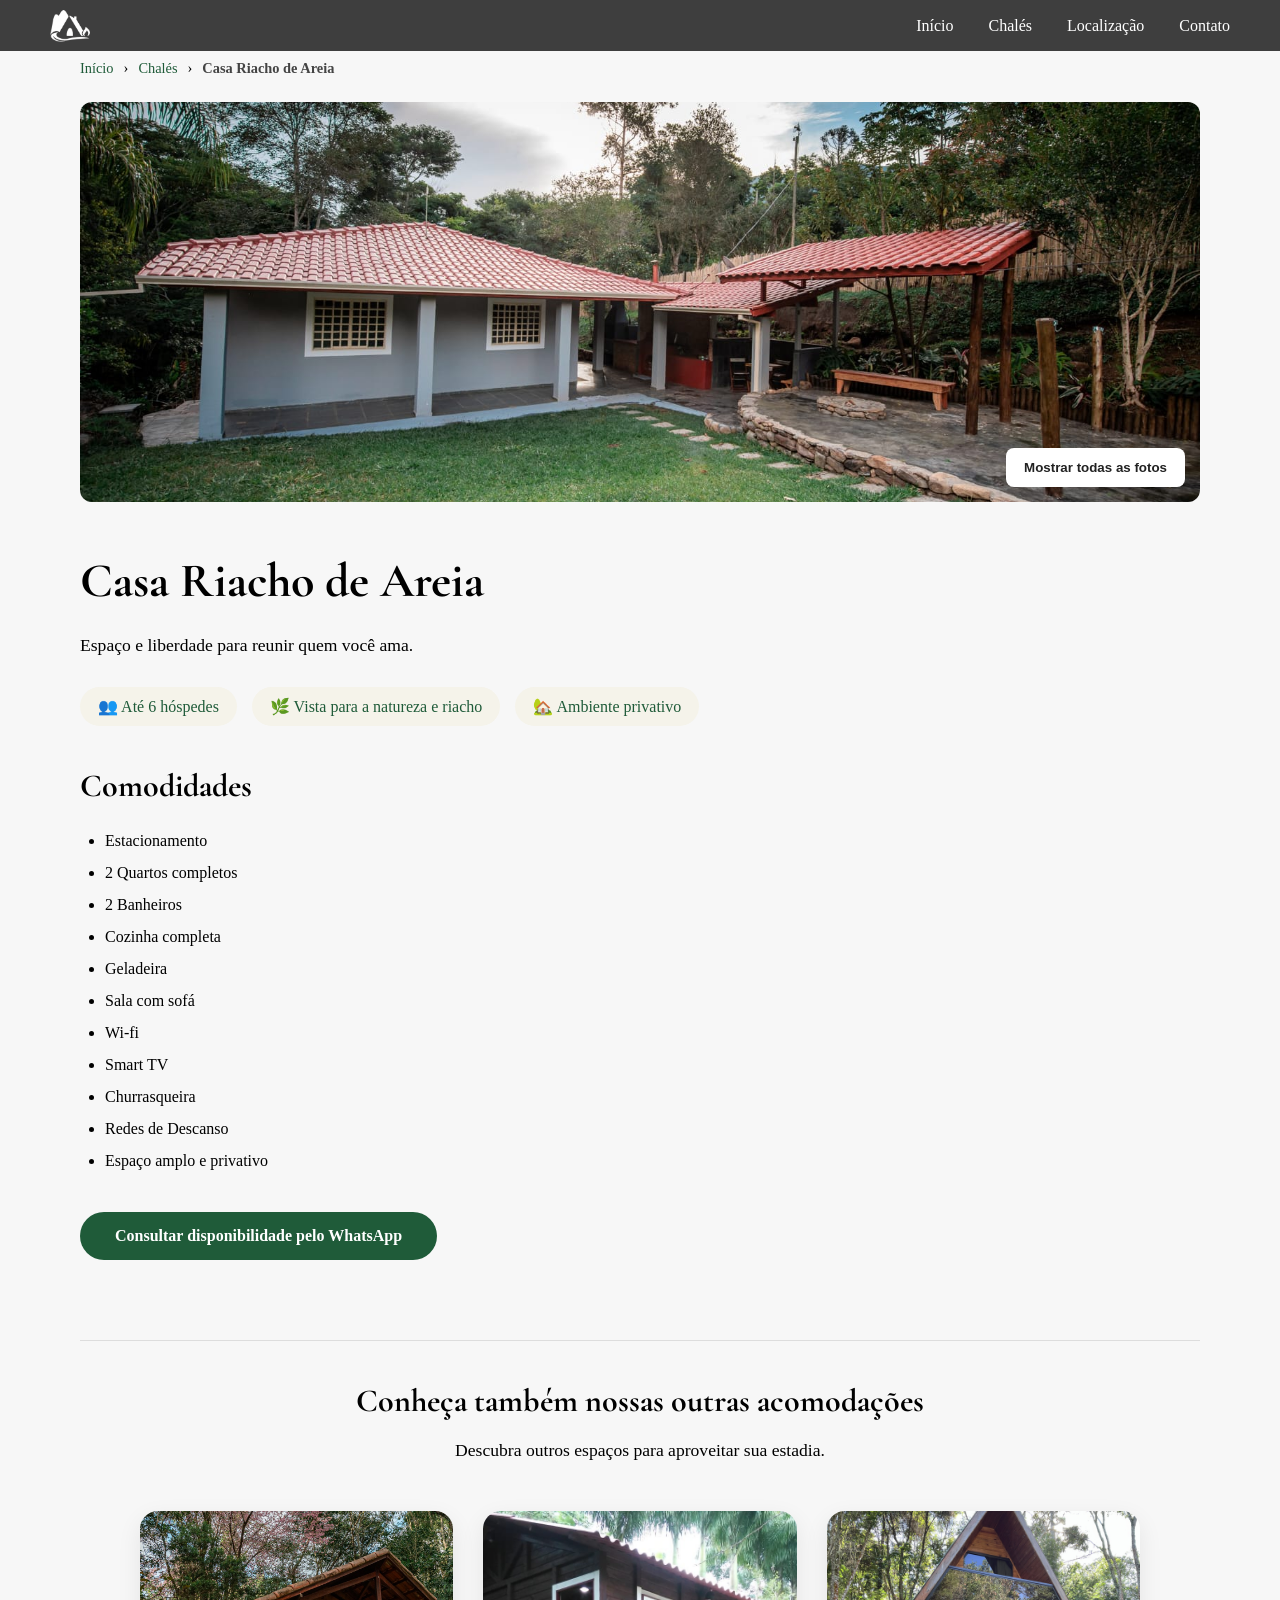
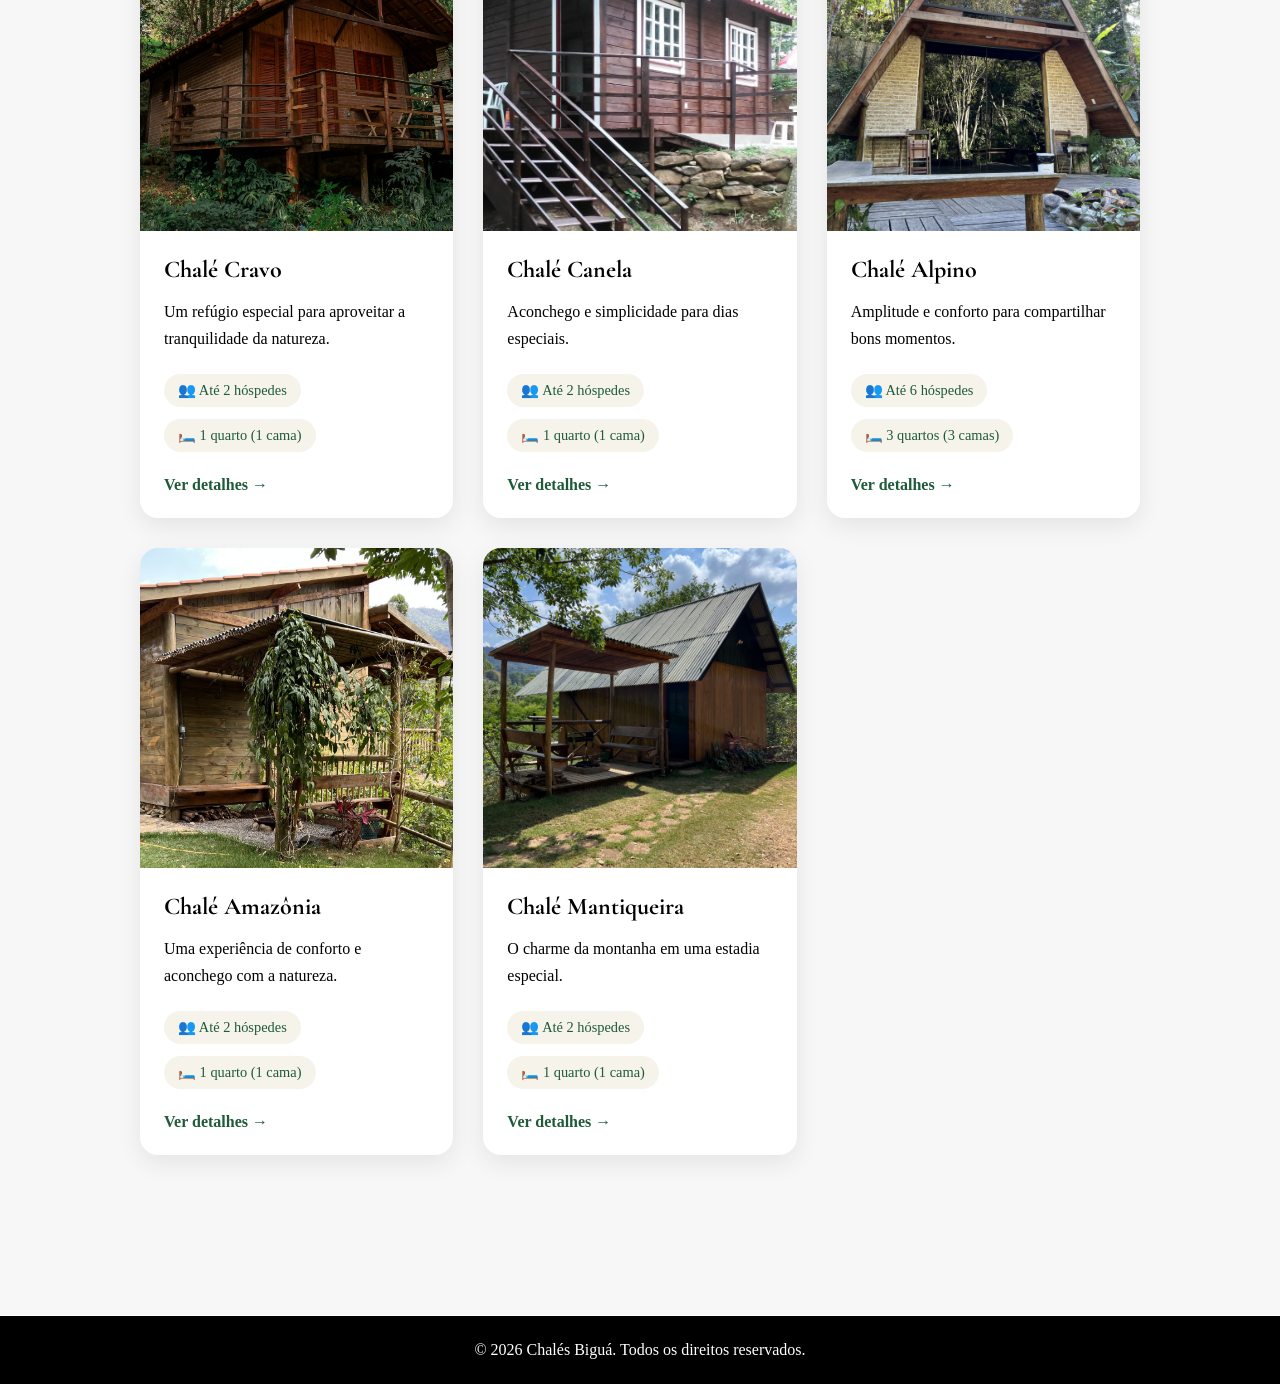
<file: chales/chale-6.html>
<!DOCTYPE html>
<html lang="pt-BR">

<head>
    <meta charset="UTF-8">
    <meta name="viewport" content="width=device-width, initial-scale=1.0">

    <title>Casa Riacho de Areia | Chalés Biguá</title>

    <meta name="description" content="Conheça a Casa Riacho de Areia dos Chalés Biguá, em Delfim Moreira - MG.">

    <link rel="preconnect" href="https://fonts.googleapis.com">
    <link rel="preconnect" href="https://fonts.gstatic.com" crossorigin>
    <link href="https://fonts.googleapis.com/css2?family=Cormorant+Garamond:wght@500;600;700&family=Inter:wght@300;400;500;600&display=swap" rel="stylesheet">
    <link rel="icon" type="image/png" href="../assets/images/favicon.png">
    <link rel="stylesheet" href="../assets/css/style.css">
    <link rel="stylesheet" href="../assets/css/chale-detalhes.css">
</head>

<body>

    <header class="navbar navbar-interna">

        <div class="logo">
            <a href="../index.html">
                <img src="../assets/images/logo-navbar2.png" alt="Chalés Biguá">
            </a>
        </div>

        <nav>
            <a href="../index.html#hero">Início</a>
            <a href="../index.html#chales">Chalés</a>
            <a href="../index.html#location">Localização</a>
            <a href="../index.html#cta">Contato</a>
        </nav>

    </header>

    <main>

        <section class="chale-detalhe">

            <nav class="breadcrumb" aria-label="Navegação">
                    <a href="../index.html">Início</a>
                    <span>›</span>
                    <a href="../index.html#chales">Chalés</a>
                    <span>›</span>
                    <span class="current">Casa Riacho de Areia</span>
                </nav>

            <div class="container">

                <div class="chale-galeria">

                        <div class="chale-foto-principal">

                            <img src="../assets/images/casa-riacho-de-areia-capa.JPG"
                            alt="Foto principal do chalé">

                            <button class="mostrar-fotos" type="button">
                                Mostrar todas as fotos
                            </button>

                        </div>

                    </div>

                    <div class="galeria-expandida" id="galeriaExpandida">

                        <button class="fechar-galeria" type="button">
                            &times;
                        </button>

                        <div class="galeria-fotos">
                            <img src="../assets/images/casa-riacho-de-areia-capa.JPG" alt="Foto da Casa Riacho de Areia">
                            <img src="../assets/images/riacho-de-areia-001.jpg" alt="Foto da Casa Riacho de Areia">
                            <img src="../assets/images/riacho-de-areia-002.jpg" alt="Foto da Casa Riacho de Areia">
                            <img src="../assets/images/riacho-de-areia-003.jpg" alt="Foto da Casa Riacho de Areia">
                            <img src="../assets/images/riacho-de-areia-004.jpg" alt="Foto da Casa Riacho de Areia">
                            <img src="../assets/images/riacho-de-areia-005.jpg" alt="Foto da Casa Riacho de Areia">
                            <img src="../assets/images/riacho-de-areia-006.JPG" alt="Foto da Casa Riacho de Areia">
                            <img src="../assets/images/riacho-de-areia-007.JPG" alt="Foto da Casa Riacho de Areia">
                            <img src="../assets/images/riacho-de-areia-008.JPG" alt="Foto da Casa Riacho de Areia">
                            <img src="../assets/images/riacho-de-areia-009.JPG" alt="Foto da Casa Riacho de Areia">
                            <img src="../assets/images/riacho-de-areia-010.JPG" alt="Foto da Casa Riacho de Areia">
                            <img src="../assets/images/riacho-de-areia-011.JPG" alt="Foto da Casa Riacho de Areia">
                        </div>

                    </div>

                <div class="chale-informacoes">

                    <h1>Casa Riacho de Areia</h1>

                    <p class="chale-descricao">
                        Espaço e liberdade para reunir quem você ama.
                    </p>

                    <div class="chale-caracteristicas">
                        <span>👥 Até 6 hóspedes</span>
                        <span>🌿 Vista para a natureza e riacho</span>
                        <span>🏡 Ambiente privativo</span>
                    </div>

                    <h2>Comodidades</h2>

                    <ul>
                        <li>Estacionamento</li>
                        <li>2 Quartos completos</li>
                        <li>2 Banheiros</li>
                        <li>Cozinha completa</li>
                        <li>Geladeira</li>
                        <li>Sala com sofá</li>
                        <li>Wi-fi</li>
                        <li>Smart TV</li>
                        <li>Churrasqueira</li>
                        <li>Redes de Descanso</li>
                        <li>Espaço amplo e privativo</li>
                    </ul>

                    <a
                        href="https://wa.me/5535999226?text=Olá,%20gostaria%20de%20informações%20sobre%20a%20Casa%20Riacho%20de%20Areia."
                        class="button chale-contato"
                        target="_blank"
                        rel="noopener">
                        Consultar disponibilidade pelo WhatsApp
                    </a>

                </div>

                
<!-- Seção: Conheça outras acomodações -->
<section class="section chales outros-chales">

    <div class="container">

        <div class="section-title">
            <h2>Conheça também nossas outras acomodações</h2>
            <p>Descubra outros espaços para aproveitar sua estadia.</p>
        </div>

        <div class="chales-container">

            <!-- Chalé Cravo -->
            <div class="chale-card">
                <img src="../assets/images/chale-cravo-capa.jpg" alt="Chalé Cravo">

                <div class="chale-content">
                    <h3>Chalé Cravo</h3>
                    <p>Um refúgio especial para aproveitar a tranquilidade da natureza.</p>

                    <div class="chale-features">
                        <span>👥 Até 2 hóspedes</span>
                        <span>🛏️ 1 quarto (1 cama)</span>
                    </div>

                    <a href="chale-1.html" class="chale-button">Ver detalhes →</a>
                </div>
            </div>

            <!-- Chalé Canela -->
            <div class="chale-card">
                <img src="../assets/images/chale-canela-capa.jpg" alt="Chalé Canela">

                <div class="chale-content">
                    <h3>Chalé Canela</h3>
                    <p>Aconchego e simplicidade para dias especiais.</p>

                    <div class="chale-features">
                        <span>👥 Até 2 hóspedes</span>
                        <span>🛏️ 1 quarto (1 cama)</span>
                    </div>

                    <a href="chale-2.html" class="chale-button">Ver detalhes →</a>
                </div>
            </div>

            <!-- Chalé Alpino -->
            <div class="chale-card">
                <img src="../assets/images/chale-alpino-capa.jpg" alt="Chalé Alpino">

                <div class="chale-content">
                    <h3>Chalé Alpino</h3>
                    <p>Amplitude e conforto para compartilhar bons momentos.</p>

                    <div class="chale-features">
                        <span>👥 Até 6 hóspedes</span>
                        <span>🛏️ 3 quartos (3 camas)</span>
                    </div>

                    <a href="chale-3.html" class="chale-button">Ver detalhes →</a>
                </div>
            </div>

            <!-- Chalé Amazônia -->
            <div class="chale-card">
                <img src="../assets/images/chale-amazonia-capa.JPG" alt="Chalé Amazônia">

                <div class="chale-content">
                    <h3>Chalé Amazônia</h3>
                    <p>Uma experiência de conforto e aconchego com a natureza.</p>

                    <div class="chale-features">
                        <span>👥 Até 2 hóspedes</span>
                        <span>🛏️ 1 quarto (1 cama)</span>
                    </div>

                    <a href="chale-4.html" class="chale-button">Ver detalhes →</a>
                </div>
            </div>

            <!-- Chalé Mantiqueira -->
            <div class="chale-card">
                <img src="../assets/images/chale-mantiqueira-capa.jpg" alt="Chalé Mantiqueira">

                <div class="chale-content">
                    <h3>Chalé Mantiqueira</h3>
                    <p>O charme da montanha em uma estadia especial.</p>

                    <div class="chale-features">
                        <span>👥 Até 2 hóspedes</span>
                        <span>🛏️ 1 quarto (1 cama)</span>
                    </div>

                    <a href="chale-5.html" class="chale-button">Ver detalhes →</a>
                </div>
            </div>

        </div>
    </div>
</section>


            </div>

        </section>

    </main>

    <footer class="footer">

        <div class="footer-bottom">
            © 2026 Chalés Biguá. Todos os direitos reservados.
        </div>

    </footer>

    <script src="../assets/js/script.js"></script>

</body>
</html>
</file>
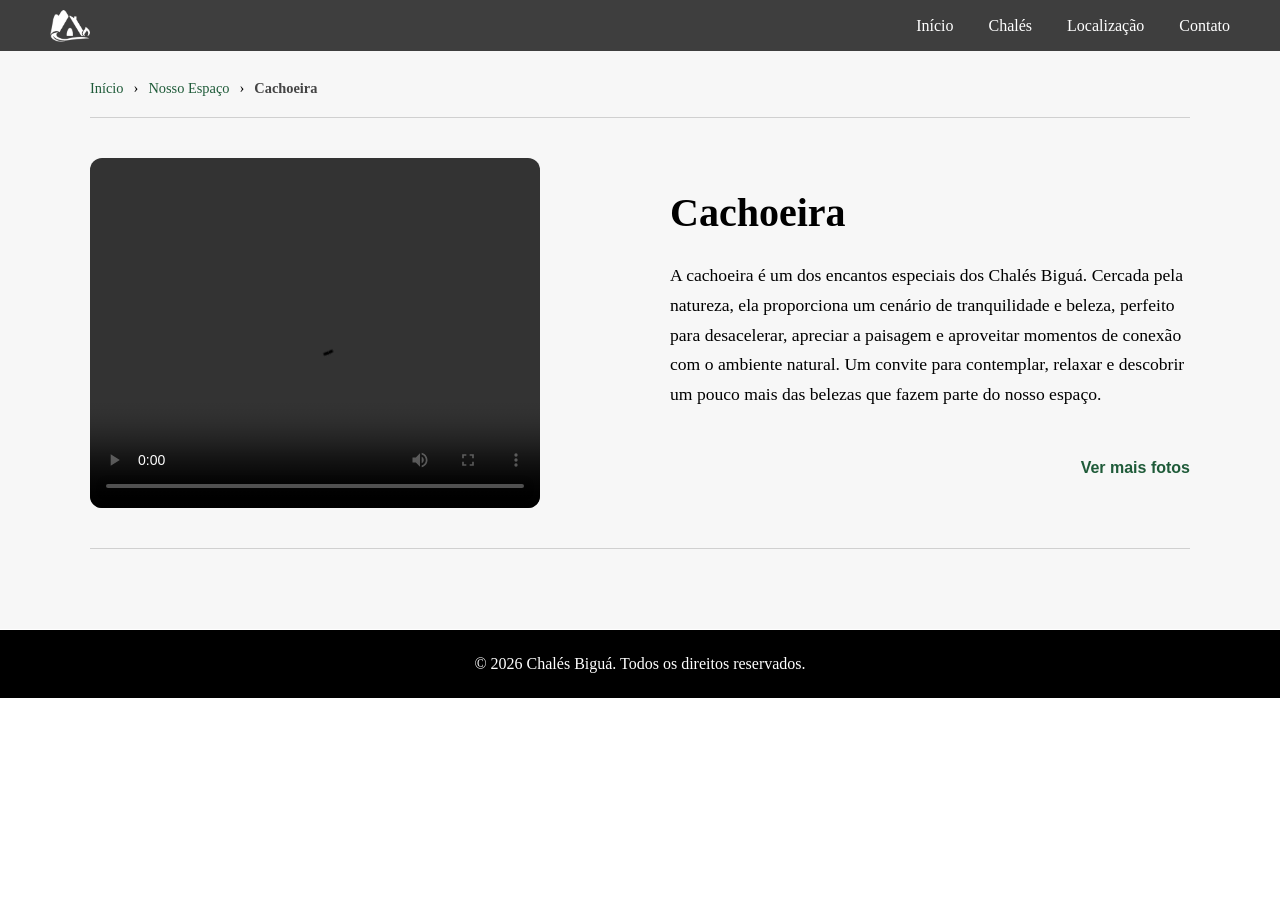
<file: nosso-espaco/cachoeira.html>
<!DOCTYPE html>
<html lang="pt-BR">

<head>
    <meta charset="UTF-8">
    <meta name="viewport" content="width=device-width, initial-scale=1.0">

    <title>Cachoeira | Chalés Biguá</title>

    <link rel="icon" type="image/png" href="../assets/images/favicon.png">

    <link rel="stylesheet" href="../assets/css/style.css">
    <link rel="stylesheet" href="../assets/css/chale-detalhes.css">
    <link rel="stylesheet" href="../assets/css/nosso-espaco.css">
</head>

<body>

    <header class="navbar navbar-interna">
        <div class="logo">
                <a href="../index.html">
                    <img src="../assets/images/logo-navbar2.png" alt="Chalés Biguá">
                </a>
            </div>

            <nav>
                <a href="../index.html#hero">Início</a>
                <a href="../index.html#chales">Chalés</a>
                <a href="../index.html#location">Localização</a>
                <a href="../index.html#cta">Contato</a>
            </nav>

    </header>

    <main>
        <section class="section cachoeira">
            
            <nav class="breadcrumb" aria-label="Navegação">

                <a href="../index.html">Início</a>
                <span>›</span>
                <a href="../index.html#natureza">Nosso Espaço</a>
                <span>›</span>
                <span class="current">Cachoeira</span>

            </nav>

            <div class="container cachoeira-content">

                <div class="cachoeira-video">
                    <video autoplay loop playsinline controls>
                    <source src="../assets/videos/videocachoeira.mp4" type="video/mp4">
                        Seu navegador não suporta vídeos.
                    </video>
                </div>

                <div class="cachoeira-texto">

                    <h2>Cachoeira</h2>

                    <p>
                        A cachoeira é um dos encantos especiais dos Chalés Biguá. Cercada pela natureza, ela proporciona um cenário de tranquilidade e beleza, perfeito para desacelerar, apreciar a paisagem e aproveitar momentos de conexão com o ambiente natural.

Um convite para contemplar, relaxar e descobrir um pouco mais das belezas que fazem parte do nosso espaço.
                    </p>

                    <button class="chale-button mostrar-fotos" type="button">
                        Ver mais fotos
                    </button>

                </div>

            </div>

        </section>
    </main>

    <footer class="footer">
            <div class="footer-bottom">
                © 2026 Chalés Biguá. Todos os direitos reservados.
            </div>
    </footer>

    <script src="../assets/js/script.js"></script>

</body>
</html>
</file>
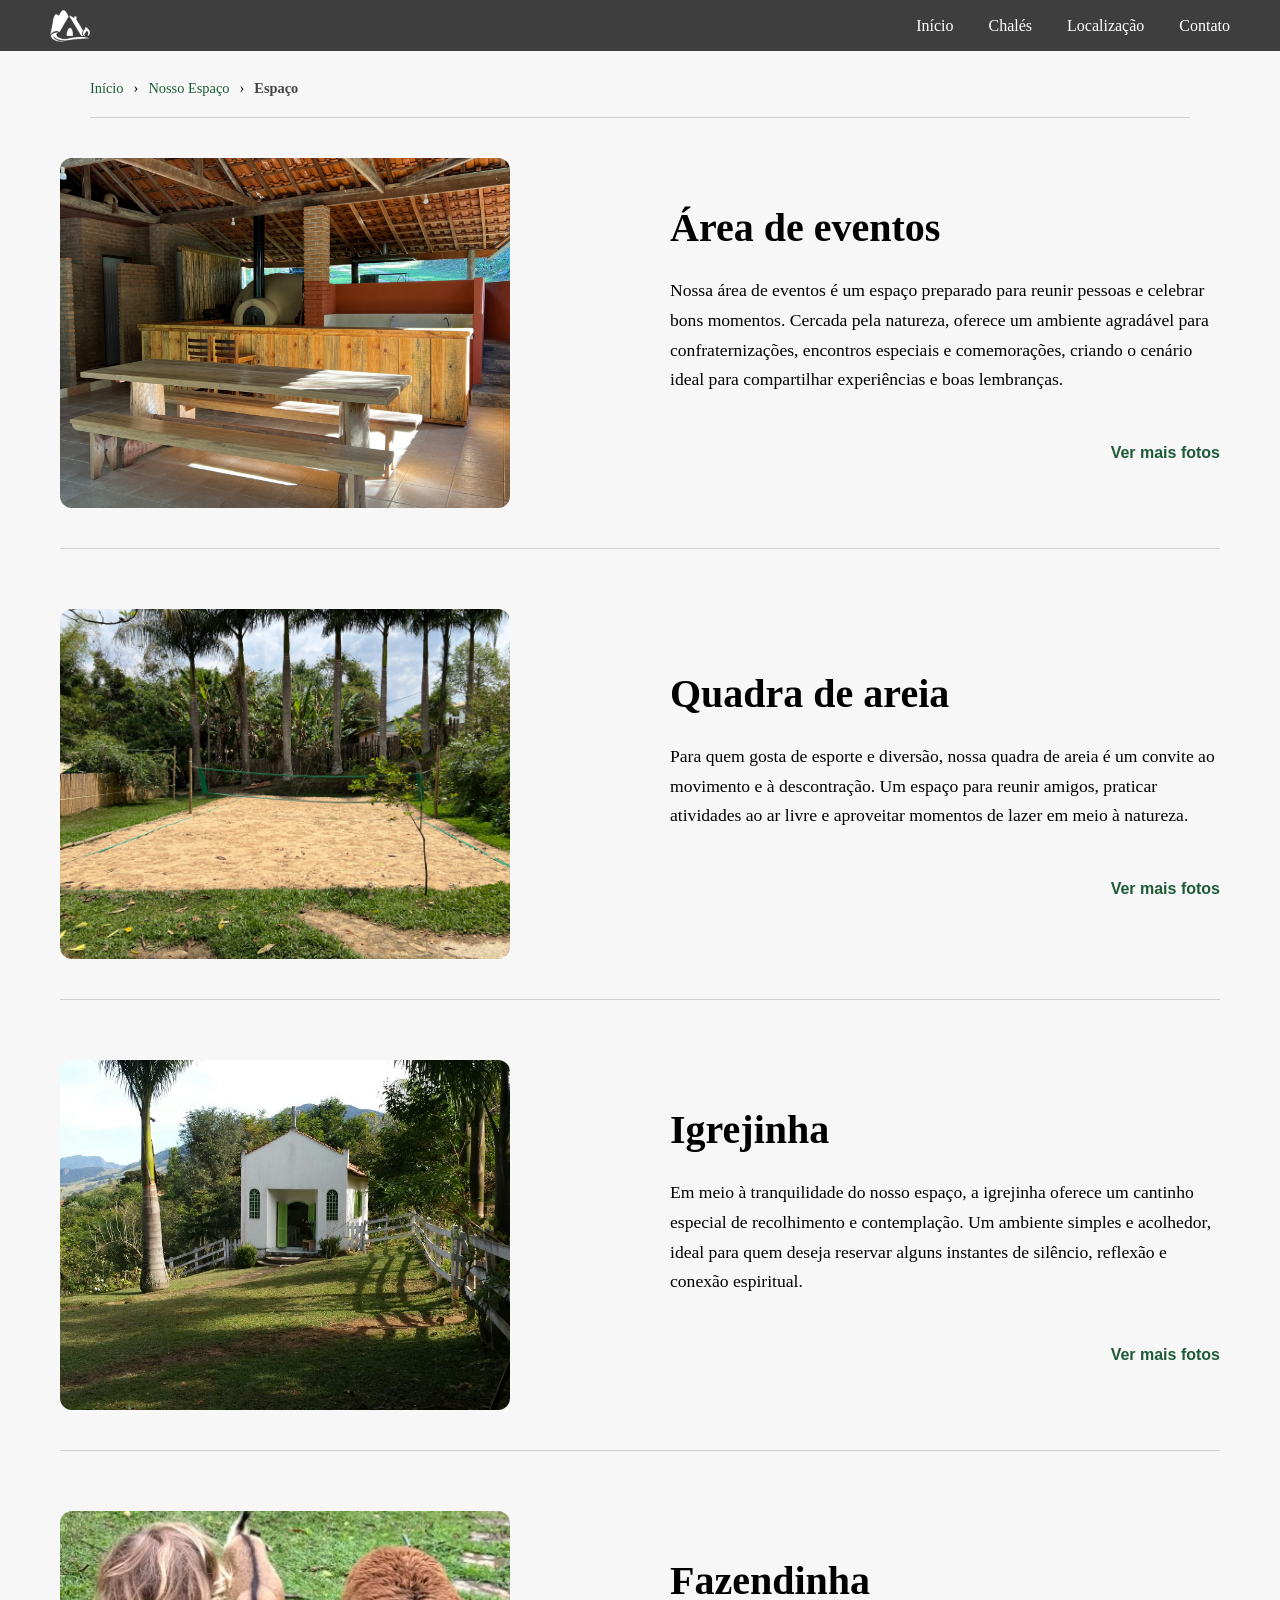
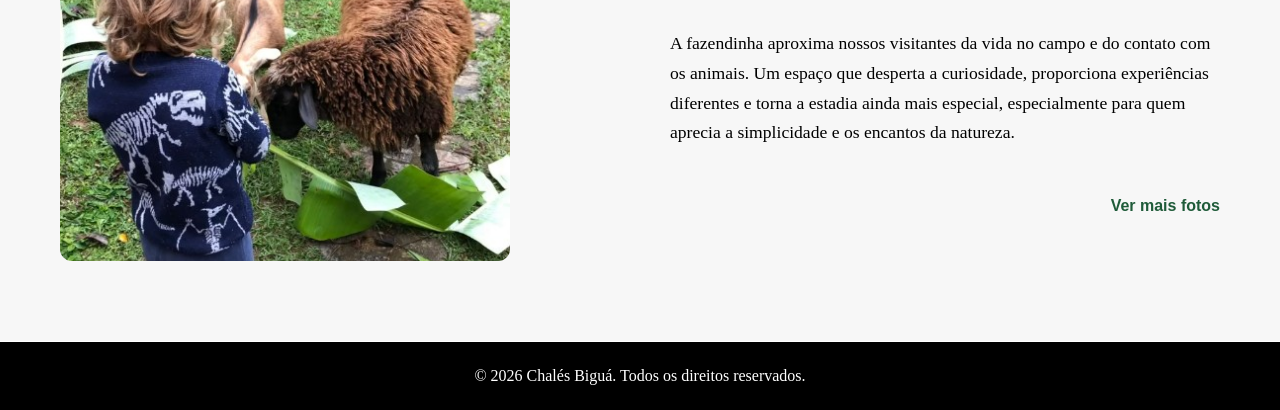
<file: nosso-espaco/espaco.html>
<!DOCTYPE html>
<html lang="pt-BR">

<head>
    <meta charset="UTF-8">
    <meta name="viewport" content="width=device-width, initial-scale=1.0">

    <title>Espaço | Chalés Biguá</title>

    <link rel="icon" type="image/png" href="../assets/images/favicon.png">

    <link rel="stylesheet" href="../assets/css/style.css">
    <link rel="stylesheet" href="../assets/css/chale-detalhes.css">
    <link rel="stylesheet" href="../assets/css/nosso-espaco.css">
</head>

<body>

    <header class="navbar navbar-interna">
        <div class="logo">
                <a href="../index.html">
                    <img src="../assets/images/logo-navbar2.png" alt="Chalés Biguá">
                </a>
            </div>

            <nav>
                <a href="../index.html#hero">Início</a>
                <a href="../index.html#chales">Chalés</a>
                <a href="../index.html#location">Localização</a>
                <a href="../index.html#cta">Contato</a>
            </nav>

    </header>

    <main>
        <section class="section cachoeira">
            
            <nav class="breadcrumb" aria-label="Navegação">

                <a href="../index.html">Início</a>
                <span>›</span>
                <a href="../index.html#natureza">Nosso Espaço</a>
                <span>›</span>
                <span class="current">Espaço</span>

            </nav>

            <div class="container espaco-content">

    <!-- Área de eventos -->
    <div class="espaco-bloco">

        <div class="espaco-imagem">
            <img src="../assets/images/area-eventos.jpg" alt="Área de eventos">
        </div>

        <div class="espaco-texto">
            <h2>Área de eventos</h2>
            <p>
                Nossa área de eventos é um espaço preparado para reunir pessoas e celebrar bons momentos. Cercada pela natureza, oferece um ambiente agradável para confraternizações, encontros especiais e comemorações, criando o cenário ideal para compartilhar experiências e boas lembranças.
            </p>
            <button class="chale-button mostrar-fotos" type="button">
                Ver mais fotos
            </button>
        </div>

    </div>

    <!-- Quadra de areia -->
    <div class="espaco-bloco">

        <div class="espaco-imagem">
            <img src="../assets/images/quadra-areia.jpg" alt="Quadra de areia">
        </div>

        <div class="espaco-texto">
            <h2>Quadra de areia</h2>
            <p>
                Para quem gosta de esporte e diversão, nossa quadra de areia é um convite ao movimento e à descontração. Um espaço para reunir amigos, praticar atividades ao ar livre e aproveitar momentos de lazer em meio à natureza.
            </p>
            <button class="chale-button mostrar-fotos" type="button">
                Ver mais fotos
            </button>
        </div>

    </div>

    <!-- Igrejinha -->
    <div class="espaco-bloco">

        <div class="espaco-imagem">
            <img src="../assets/images/igrejinha.jpg" alt="Igrejinha">
        </div>

        <div class="espaco-texto">
            <h2>Igrejinha</h2>
            <p>
                Em meio à tranquilidade do nosso espaço, a igrejinha oferece um cantinho especial de recolhimento e contemplação. Um ambiente simples e acolhedor, ideal para quem deseja reservar alguns instantes de silêncio, reflexão e conexão espiritual.
            </p>
            <button class="chale-button mostrar-fotos" type="button">
                Ver mais fotos
            </button>
        </div>

    </div>

    <!-- Fazendinha -->
    <div class="espaco-bloco">

        <div class="espaco-imagem">
            <img src="../assets/images/fazendinha.jpg" alt="Fazendinha">
        </div>

        <div class="espaco-texto">
            <h2>Fazendinha</h2>
            <p>
                A fazendinha aproxima nossos visitantes da vida no campo e do contato com os animais. Um espaço que desperta a curiosidade, proporciona experiências diferentes e torna a estadia ainda mais especial, especialmente para quem aprecia a simplicidade e os encantos da natureza.
            </p>
            <button class="chale-button mostrar-fotos" type="button">
                Ver mais fotos
            </button>
        </div>

    </div>

</div>  

        </section>
    </main>

    <footer class="footer">
            <div class="footer-bottom">
                © 2026 Chalés Biguá. Todos os direitos reservados.
            </div>
    </footer>

    <script src="../assets/js/script.js"></script>

</body>
</html>
</file>
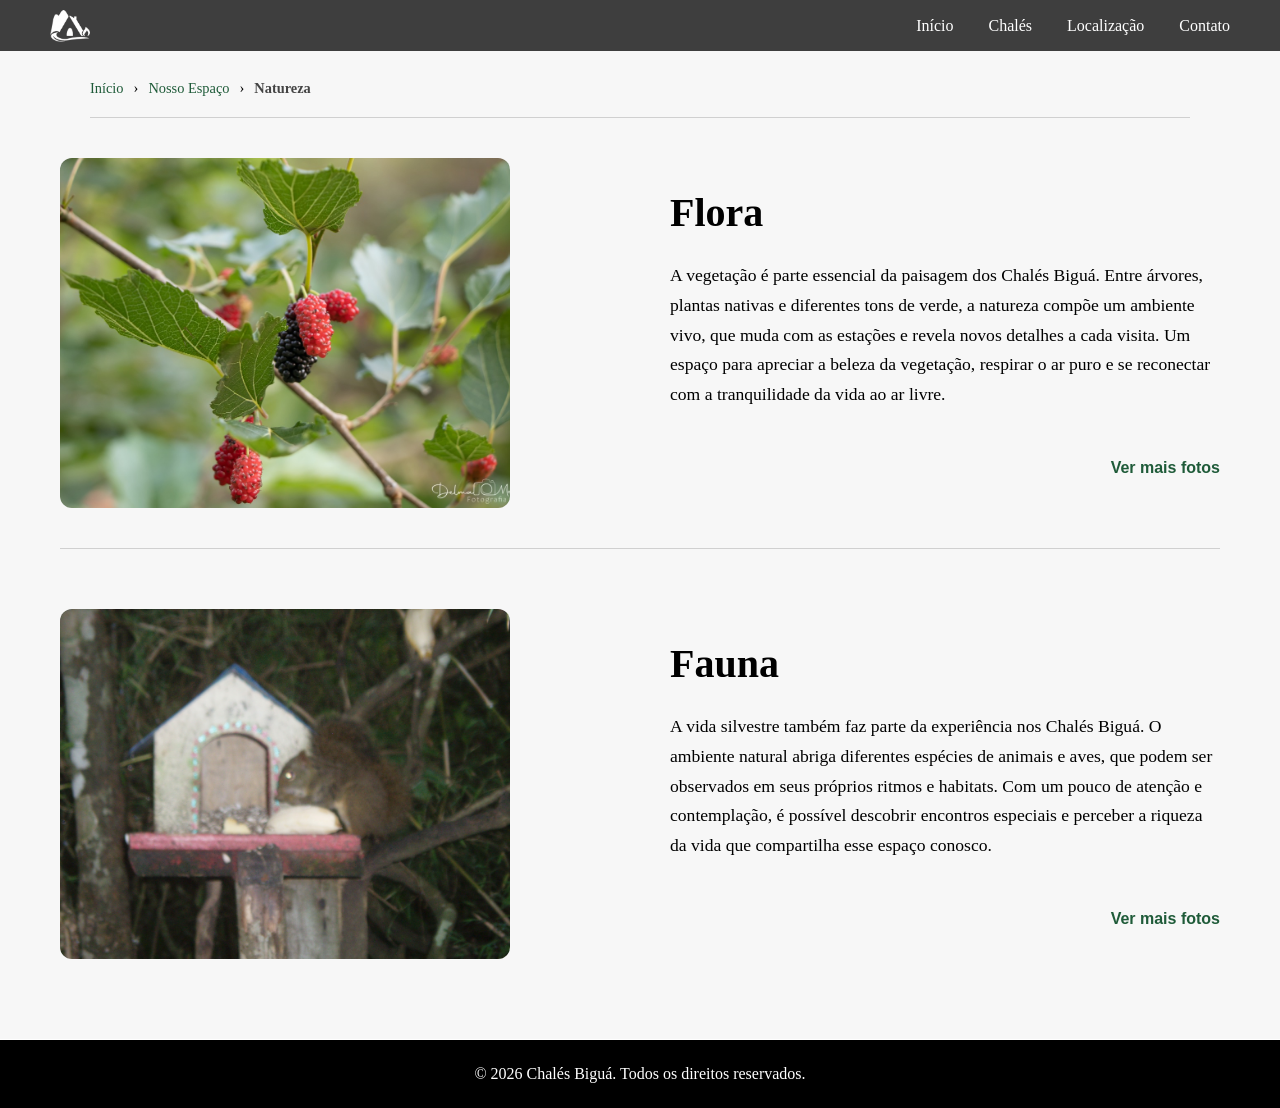
<file: nosso-espaco/natureza.html>
<!DOCTYPE html>
<html lang="pt-BR">

<head>
    <meta charset="UTF-8">
    <meta name="viewport" content="width=device-width, initial-scale=1.0">

    <title>Natureza | Chalés Biguá</title>

    <link rel="icon" type="image/png" href="../assets/images/favicon.png">

    <link rel="stylesheet" href="../assets/css/style.css">
    <link rel="stylesheet" href="../assets/css/chale-detalhes.css">
    <link rel="stylesheet" href="../assets/css/nosso-espaco.css">
</head>

<body>

    <header class="navbar navbar-interna">
        <div class="logo">
                <a href="../index.html">
                    <img src="../assets/images/logo-navbar2.png" alt="Chalés Biguá">
                </a>
            </div>

            <nav>
                <a href="../index.html#hero">Início</a>
                <a href="../index.html#chales">Chalés</a>
                <a href="../index.html#location">Localização</a>
                <a href="../index.html#cta">Contato</a>
            </nav>

    </header>

    <main>
        <section class="section cachoeira">
            
            <nav class="breadcrumb" aria-label="Navegação">

                <a href="../index.html">Início</a>
                <span>›</span>
                <a href="../index.html#natureza">Nosso Espaço</a>
                <span>›</span>
                <span class="current">Natureza</span>

            </nav>

            <div class="container natureza-content">

    <!-- Flora -->
    <div class="natureza-bloco">

        <div class="natureza-imagem">
            <img src="../assets/images/flora.jpg" alt="Flora dos Chalés Biguá">
        </div>

        <div class="natureza-texto">
            <h2>Flora</h2>

            <p>
                A vegetação é parte essencial da paisagem dos Chalés Biguá. Entre árvores, plantas nativas e diferentes tons de verde, a natureza compõe um ambiente vivo, que muda com as estações e revela novos detalhes a cada visita.

Um espaço para apreciar a beleza da vegetação, respirar o ar puro e se reconectar com a tranquilidade da vida ao ar livre.
            </p>

            <button class="chale-button mostrar-fotos" type="button">
                Ver mais fotos
            </button>
        </div>

    </div>

    <!-- Fauna -->
    <div class="natureza-bloco">

        <div class="natureza-imagem">
            <img src="../assets/images/fauna-capa.JPG" alt="Fauna dos Chalés Biguá">
        </div>

        <div class="natureza-texto">
            <h2>Fauna</h2>

            <p>
                A vida silvestre também faz parte da experiência nos Chalés Biguá. O ambiente natural abriga diferentes espécies de animais e aves, que podem ser observados em seus próprios ritmos e habitats.

Com um pouco de atenção e contemplação, é possível descobrir encontros especiais e perceber a riqueza da vida que compartilha esse espaço conosco.
            </p>

            <button class="chale-button mostrar-fotos" type="button">
                Ver mais fotos
            </button>
        </div>

    </div>

</div>

        </section>
    </main>

    <footer class="footer">
            <div class="footer-bottom">
                © 2026 Chalés Biguá. Todos os direitos reservados.
            </div>
    </footer>

    <script src="../assets/js/script.js"></script>

</body>
</html>
</file>
<file: assets/css/style.css>
@import url("reset.css");
@import url("navbar.css");
@import url("hero.css");
@import url("about.css");
@import url("chales.css");
@import url("natureza.css");
@import url("location.css");
@import url("cta.css");
@import url("footer.css");
</file>
<file: assets/css/chale-detalhes.css>
.chale-detalhe {
    padding: 60px 80px 80px;
    background: var(--color-background);
}

.chale-galeria {
    margin-bottom: 50px;
}

.chale-foto-principal {
    position: relative;
    width: 100%;
}

.chale-foto-principal img {
    display: block;
    width: 100%;
    height: 400px;
    object-fit: cover;
    object-position: center;
    border-radius: 12px;
}

.mostrar-fotos {
    position: absolute;
    bottom: 20px;
    right: 20px;
    padding: 12px 18px;
    background: white;
    color: #222;
    border: none;
    border-radius: 8px;
    cursor: pointer;
    font-weight: 600;
}

.chale-informacoes {
    max-width: 850px;
}

.chale-informacoes h1 {
    font-size: 3rem;
    margin-bottom: 20px;
}

.chale-descricao {
    font-size: 1.1rem;
    line-height: 1.8;
    margin-bottom: 25px;
}

.chale-caracteristicas {
    display: flex;
    flex-wrap: wrap;
    gap: 15px;
    margin-bottom: 40px;
}

.chale-caracteristicas span {
    background: #F5F3EA;
    color: var(--color-primary);
    padding: 10px 18px;
    border-radius: 30px;
}

.chale-informacoes h2,
.outros-chales h2 {
    font-size: 2rem;
    margin-bottom: 20px;
}

.chale-informacoes ul {
    padding-left: 25px;
    margin-bottom: 35px;
    line-height: 2;
}

.chale-contato {
    background: var(--color-primary);
    color: var(--color-light);
}

.outros-chales {
    margin-top: 80px;
    padding-top: 40px;
    border-top: 1px solid #ddd;
    display: flex;
    flex-wrap: wrap;
    gap: 20px;
}

.outros-chales h2 {
    width: 100%;
}

.outros-chales a {
    color: var(--color-primary);
    text-decoration: none;
    font-weight: 600;
}

.outros-chales a:hover {
    text-decoration: underline;
}

@media (max-width: 768px) {

    .chale-detalhe {
        padding: 60px 20px 50px;
    }

    .chale-galeria {
        grid-template-columns: 1fr;
    }

    .chale-galeria > img {
        height: 300px;
    }

    .chale-fotos {
        flex-direction: row;
    }

    .chale-fotos img {
        height: 130px;
    }

    .chale-informacoes h1 {
        font-size: 2.3rem;
    }

    .chale-descricao {
        font-size: 1rem;
    }

    .chale-caracteristicas {
        flex-direction: column;
    }

    .outros-chales {
        gap: 15px;
    }

    .chale-foto-principal img {
    height: 220px;
}
}

/*Estilo do breadcrumb (trilha de navegação das páginas dos chalés)*/
.breadcrumb {
    display: flex;
    align-items: center;
    flex-wrap: wrap;
    gap: 10px;
    margin-bottom: 25px;
    font-size: 0.9rem;
}

.breadcrumb a {
    color: var(--color-primary);
    text-decoration: none;
}

.breadcrumb a:hover {
    text-decoration: underline;
}

.breadcrumb .current {
    color: var(--color-text);
    font-weight: 600;
}


.mostrar-fotos {
    position: absolute;
    bottom: 15px;
    right: 15px;
    padding: 12px 18px;
    background: white;
    color: #222;
    border: none;
    border-radius: 8px;
    cursor: pointer;
    font-weight: 600;
}

.galeria-expandida {
    display: none;
    position: fixed;
    inset: 0;
    z-index: 2000;
    background: #F2EEE5;
    overflow-y: auto;
    padding: 60px 20px;
}

.galeria-fotos {
    display: flex;
    flex-direction: column;
    align-items: center;
    gap: 25px;
}

.galeria-fotos img {
    width: 100%;
    max-width: 900px;
    height: auto;
    border-radius: 8px;
}

.fechar-galeria {
    position: fixed;
    top: 20px;
    right: 30px;
    background: none;
    border: none;
    color: #222;
    font-size: 2.5rem;
    cursor: pointer;
    z-index: 2001;
}
.chale-fotos {
    display: none;
}
</file>
<file: assets/css/nosso-espaco.css>
/* Página Cachoeira */

.cachoeira {
    background: var(--color-background);
}

.cachoeira {
    background: var(--color-background);
}

.cachoeira-content {
    display: flex;
    align-items: center;
    gap: 60px;
}

.cachoeira-video {
    flex: 1;
}

.cachoeira-video video {
    width: 100%;
    max-width: 450px;
    display: block;
    border-radius: 12px;
    height: 350px;
    object-fit: contain;
}

.cachoeira-texto {
    flex: 1;
}

.cachoeira-texto h2 {
    font-size: 2.5rem;
    margin-bottom: 25px;
}

.cachoeira-texto p {
    font-size: 1.1rem;
    line-height: 1.7;
    margin-bottom: 25px;
}

.cachoeira .breadcrumb {
    width: 100%;
}

.cachoeira .breadcrumb {
    padding-bottom: 20px;
    border-bottom: 1px solid #D0D0D0;
    margin-bottom: 40px;
}

.cachoeira-content {
    padding-bottom: 40px;
    border-bottom: 1px solid #D0D0D0;
}

.cachoeira .breadcrumb,
.cachoeira-content {
    max-width: 1100px;
    margin-left: auto;
    margin-right: auto;
}

.cachoeira-texto {
    flex: 1;
    display: flex;
    flex-direction: column;
    align-items: flex-end;
}

.cachoeira-texto h2,
.cachoeira-texto p {
    align-self: flex-start;
}

.cachoeira-texto .mostrar-fotos {
    position: static;
}

.cachoeira-texto .mostrar-fotos {
    position: static;
    display: inline-block;
    margin-top: 24px;
    padding: 0;
    background: none;
    border: none;
    border-radius: 0;
    color: var(--color-primary);
    font-weight: 600;
    font-size: 1rem;
    cursor: pointer;
    transition: transform .3s ease;
}

.cachoeira-texto .mostrar-fotos:hover {
    transform: translateX(6px);
}

@media (max-width: 600px) {

    .cachoeira-content {
        flex-direction: column;
        align-items: center;
    }

    .cachoeira-video,
    .cachoeira-texto {
        width: 100%;
    }

    .cachoeira-texto {
        align-items: flex-end;
    }

    .cachoeira-texto h2,
    .cachoeira-texto p {
        align-self: flex-start;
    }

}

/* Página Natureza */

.natureza-content {
    display: flex;
    flex-direction: column;
    gap: 60px;
}

.natureza-bloco {
    display: flex;
    align-items: center;
    gap: 60px;
}

.natureza-imagem,
.natureza-texto {
    flex: 1;
}

.natureza-imagem img {
    display: block;
    width: 100%;
    max-width: 450px;
    height: 350px;
    object-fit: cover;
    border-radius: 12px;
}

.natureza-texto {
    display: flex;
    flex-direction: column;
    align-items: flex-end;
}

.natureza-texto h2,
.natureza-texto p {
    align-self: flex-start;
}

.natureza-texto h2 {
    font-size: 2.5rem;
    margin-bottom: 25px;
}

.natureza-texto p {
    font-size: 1.1rem;
    line-height: 1.7;
    margin-bottom: 25px;
}

.natureza-bloco:first-child {
    padding-bottom: 40px;
    border-bottom: 1px solid #D0D0D0;
}

.natureza-texto {
    display: flex;
    flex-direction: column;
    align-items: flex-end;
}

.natureza-texto h2,
.natureza-texto p {
    align-self: flex-start;
}

.natureza-texto .mostrar-fotos {
    position: static;
    display: inline-block;
    margin-top: 24px;
    padding: 0;
    background: none;
    border: none;
    border-radius: 0;
    color: var(--color-primary);
    font-weight: 600;
    font-size: 1rem;
    cursor: pointer;
    transition: transform .3s ease;
}

.natureza-texto .mostrar-fotos:hover {
    transform: translateX(6px);
}

@media (max-width: 600px) {

    .natureza-bloco {
        flex-direction: column;
        align-items: center;
    }

    .natureza-imagem,
    .natureza-texto {
        width: 100%;
    }

    .natureza-imagem img {
        max-width: 100%;
    }

    .natureza-texto {
        align-items: flex-end;
    }

    .natureza-texto h2,
    .natureza-texto p {
        align-self: flex-start;
    }

}

/* Página Espaço */

.espaco-content {
    display: flex;
    flex-direction: column;
    gap: 60px;
}

.espaco-bloco {
    display: flex;
    align-items: center;
    gap: 60px;
}

.espaco-imagem,
.espaco-texto {
    flex: 1;
}

.espaco-imagem img {
    display: block;
    width: 100%;
    max-width: 450px;
    height: 350px;
    object-fit: cover;
    border-radius: 12px;
}

.espaco-texto {
    display: flex;
    flex-direction: column;
    align-items: flex-end;
}

.espaco-texto h2,
.espaco-texto p {
    align-self: flex-start;
}

.espaco-texto h2 {
    font-size: 2.5rem;
    margin-bottom: 25px;
}

.espaco-texto p {
    font-size: 1.1rem;
    line-height: 1.7;
    margin-bottom: 25px;
}

.espaco-texto .mostrar-fotos {
    position: static;
    display: inline-block;
    margin-top: 24px;
    padding: 0;
    background: none;
    border: none;
    border-radius: 0;
    color: var(--color-primary);
    font-weight: 600;
    font-size: 1rem;
    cursor: pointer;
    transition: transform .3s ease;
}

.espaco-texto .mostrar-fotos:hover {
    transform: translateX(6px);
}

.espaco-bloco:not(:last-child) {
    padding-bottom: 40px;
    border-bottom: 1px solid #D0D0D0;
}
@media (max-width: 600px) {

    .espaco-bloco {
        flex-direction: column;
        align-items: center;
    }

    .espaco-imagem,
    .espaco-texto {
        width: 100%;
    }

    .espaco-imagem img {
        max-width: 100%;
    }

    .espaco-texto {
        align-items: flex-end;
    }

    .espaco-texto h2,
    .espaco-texto p {
        align-self: flex-start;
    }

}
</file>
